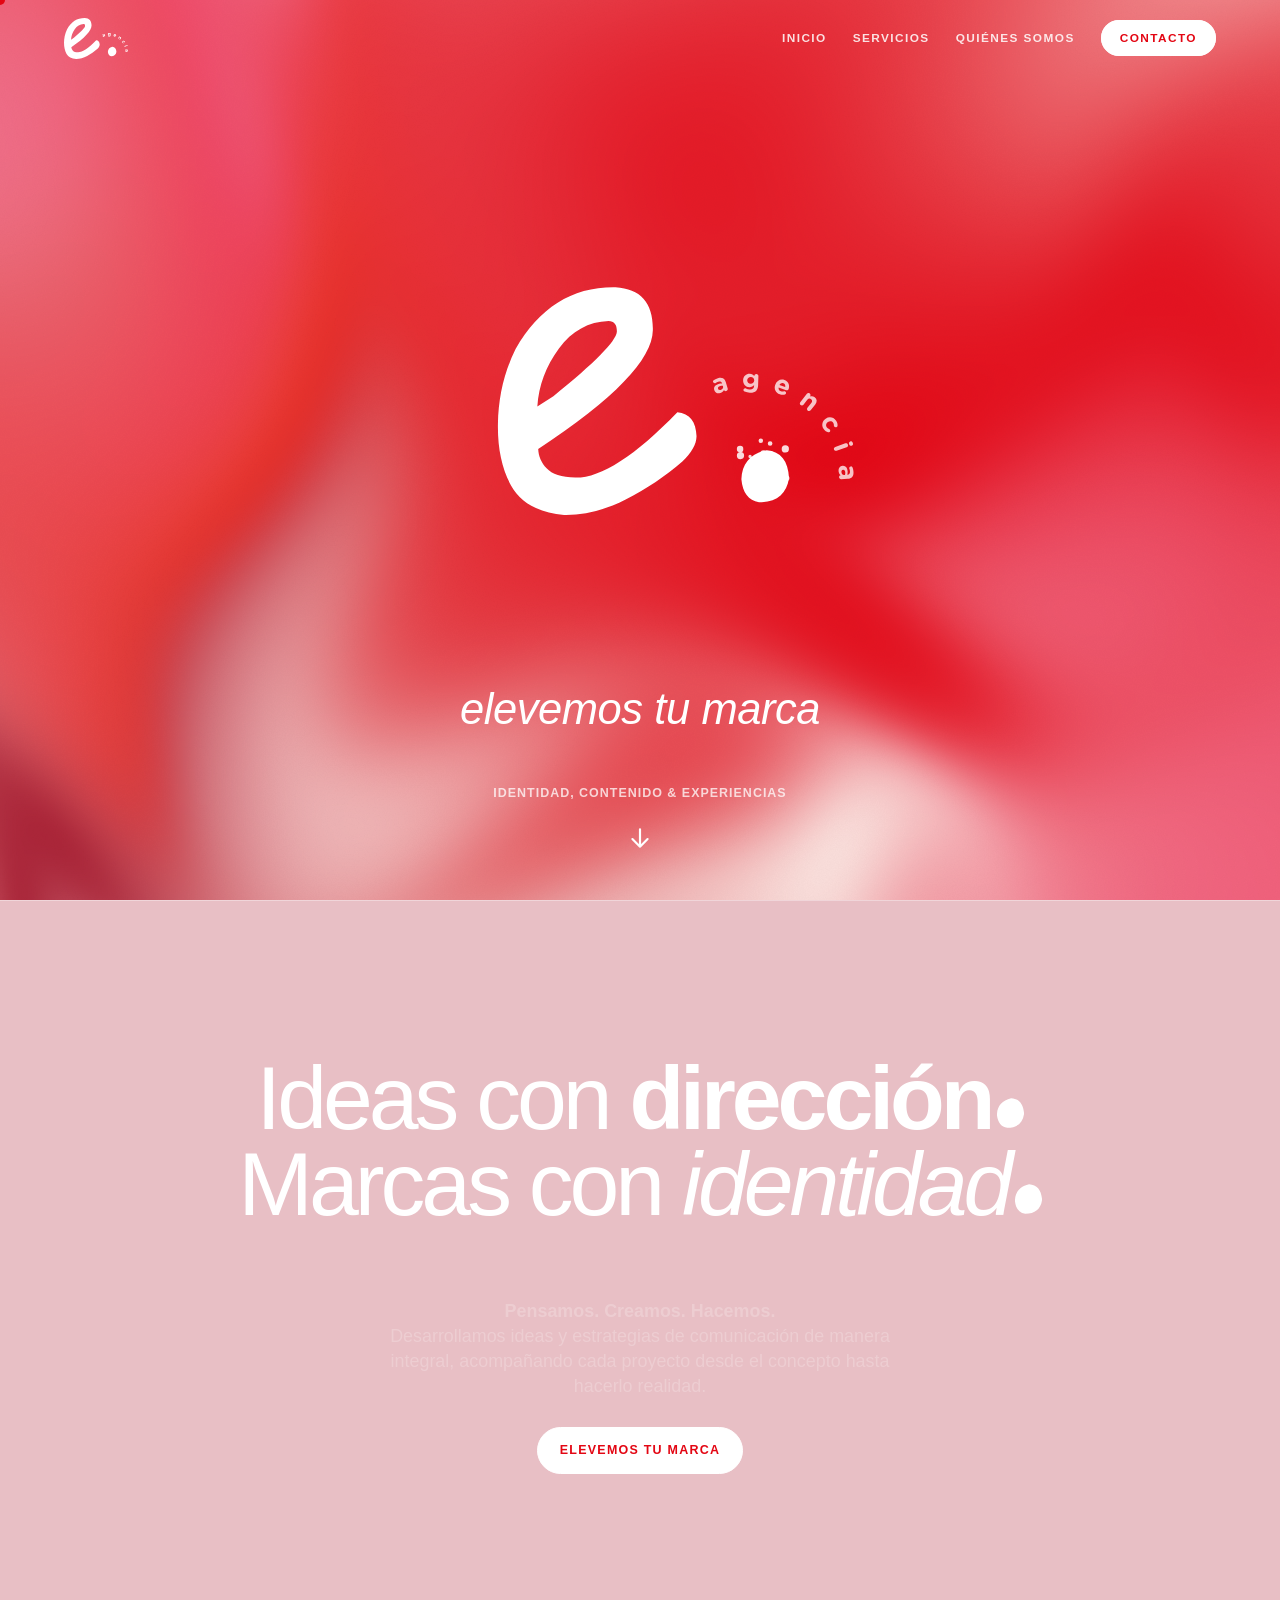
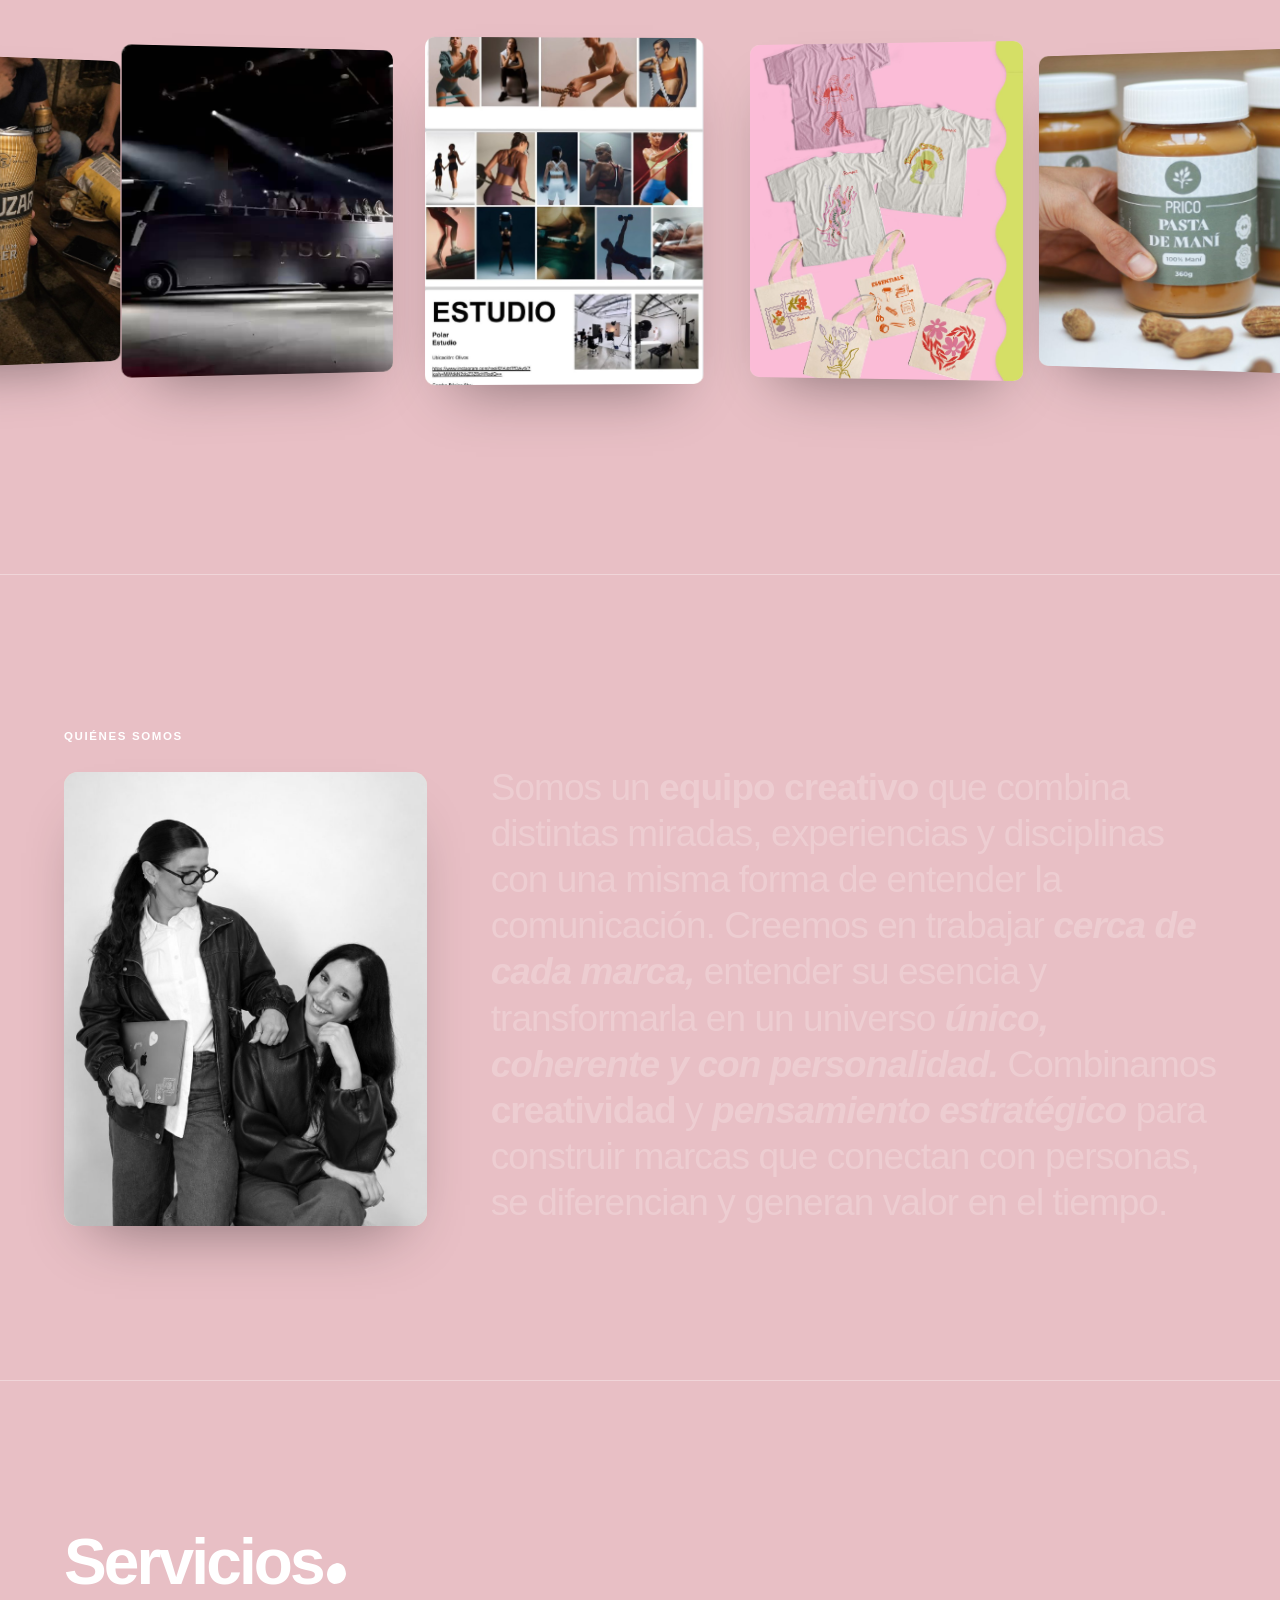
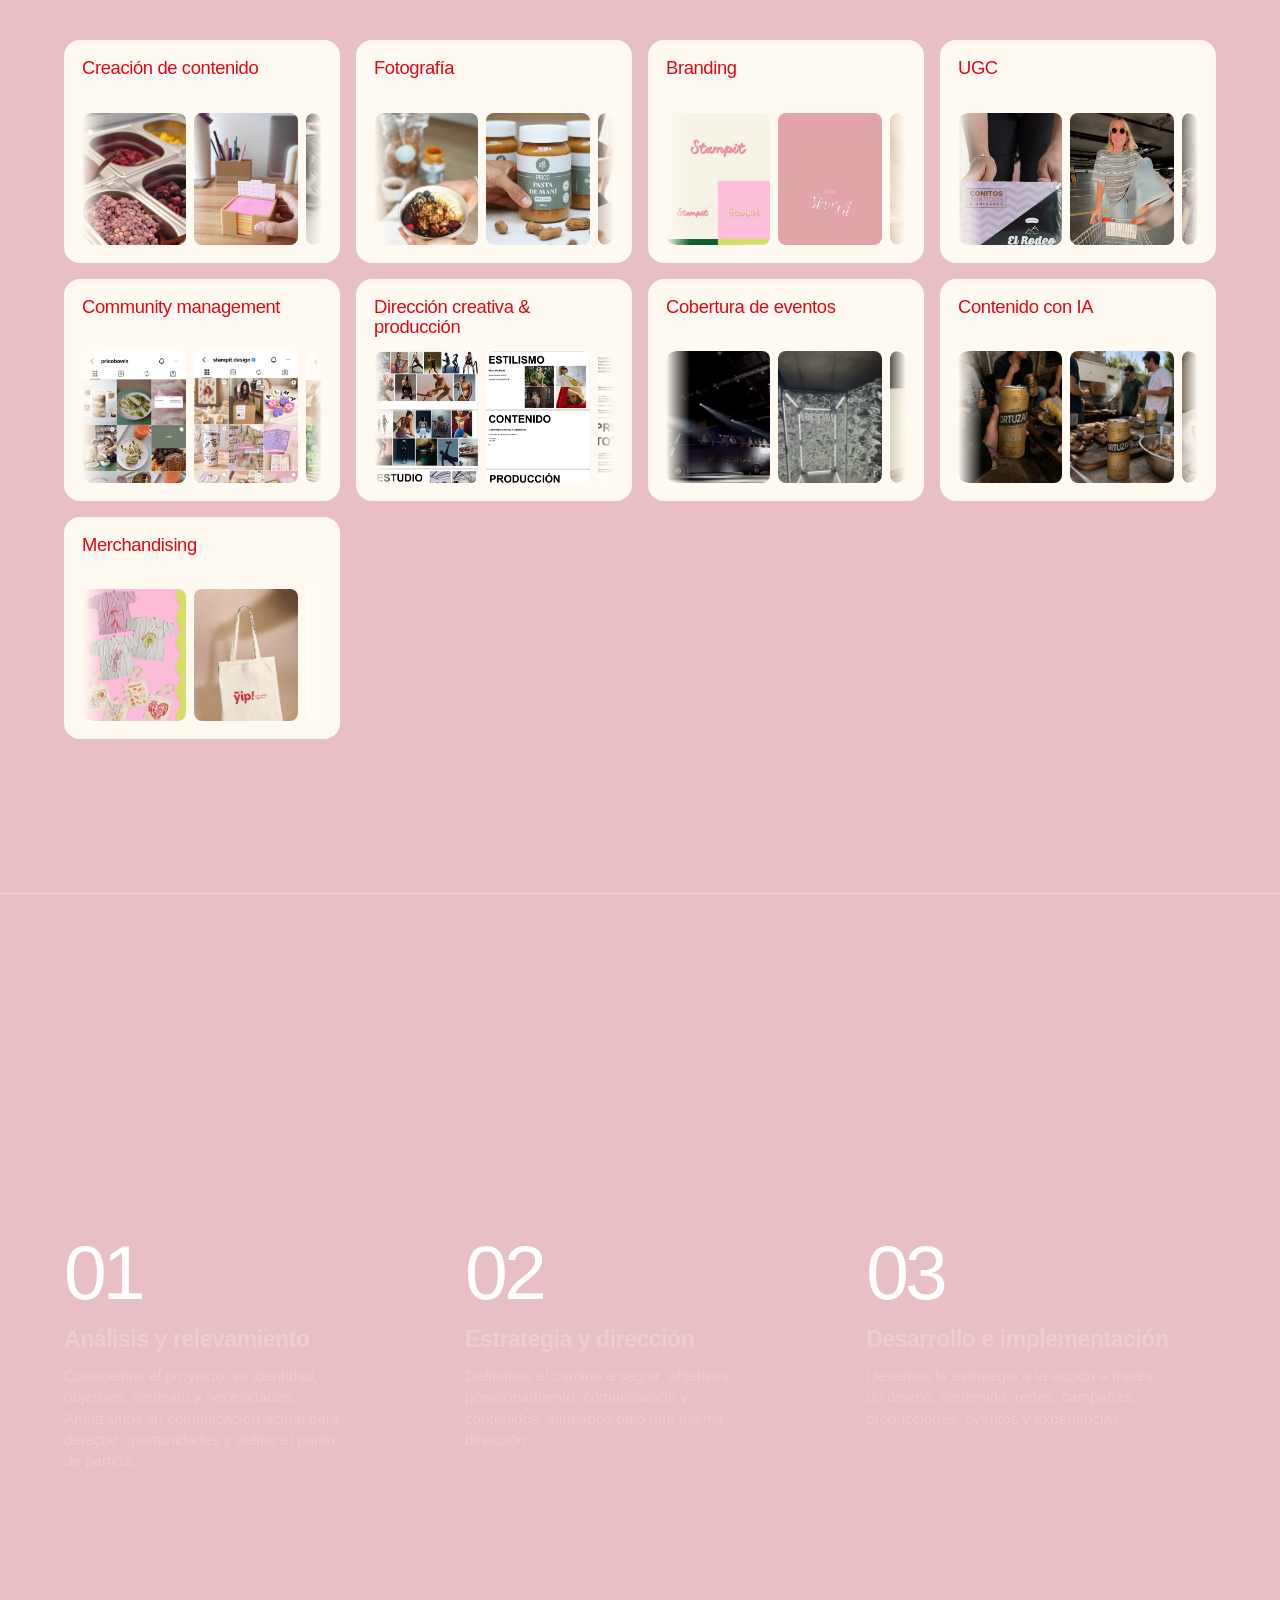
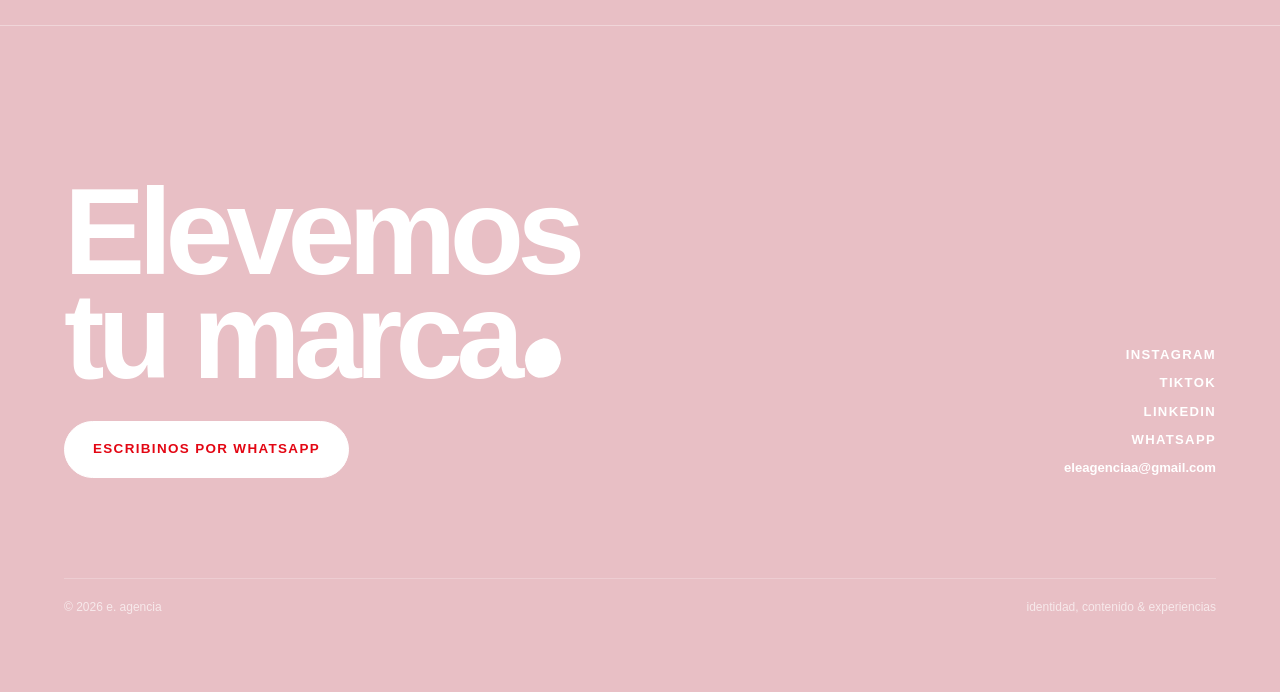
<file: index.html>
<!doctype html>
<html lang="es">
<head>
<meta charset="utf-8">
<meta name="viewport" content="width=device-width, initial-scale=1">
<title>e. agencia · identidad, contenido & experiencias</title>
<link rel="icon" href="assets/favicon.svg" type="image/svg+xml">
<style>
  :root {
    /* paleta de "colores marca.jpeg". --rojo es un rojo un poco más suave que el del logo, para botones */
    --rojo-logo: #e30613; --rojo: #de4f57; --rosa: #e8bfc5; --rosa-txt: #e2808f; --oliva: #5a5b2f; --lima: #c1e700; --nude: #fffaf1;
    --vino: #8a0a1c; --topo: #8a8178; /* gris topo: texto chico y botones de las presentaciones */ --tinta: #4a4b25; /* oliva oscuro de la marca: es el color de todo el texto (nada de negro) */ --hueso: oklch(97% 0.01 80);
    --linea: rgb(255 255 255 / .35); --borde: rgb(255 255 255 / .7);
    --ease: cubic-bezier(.22,1,.36,1); --g: clamp(20px, 5vw, 80px);
  }
  * { box-sizing: border-box; }
  html { scroll-behavior: auto; }
  body { margin: 0; font-family: Helvetica, Arial, sans-serif; background: #e8bfc5; color: #fff; /* fondo líquido rojo/rosa (e-bg.js, paleta "rojo") y texto blanco; --tinta queda para los paneles claros */ line-height: 1.4; overflow-x: hidden; }
  body.pres-on { overflow: hidden; }
  body.pres-solo main, body.pres-solo .nav { visibility: hidden; } /* con la presentación abierta, debajo queda solo el fondo animado (el marco) */
  @media (pointer: fine) { body, a, button { cursor: none; } }
  h1,h2,h3,p,ul,figure,blockquote { margin: 0; } ul { padding: 0; list-style: none; } a { color: inherit; text-decoration: none; }
  button { font: inherit; color: inherit; }
  img { display: block; max-width: 100%; }
  .k { font-size: .72rem; font-weight: 700; letter-spacing: .14em; text-transform: uppercase; }
  .pres .k { color: var(--rojo-logo); }

  /* ---------- fondo líquido (e-bg.js, paleta "rojo": rojo y rosa del logo, saturados, en movimiento) + grano ---------- */
  .hero { position: fixed; inset: 0; z-index: -1; background: linear-gradient(100deg, #f1b8c2 0%, #f04a3b 35%, #e30613 75%, #fcede8 100%); /* respaldo si no hay WebGL */ }
  .hero__gl { position: absolute; inset: 0; width: 100%; height: 100%; display: block; }
  .grain { position: fixed; inset: 0; z-index: 0; pointer-events: none; opacity: .09; mix-blend-mode: multiply; background-image: url("data:image/svg+xml;utf8,<svg xmlns='http://www.w3.org/2000/svg' width='220' height='220'><filter id='n'><feTurbulence type='fractalNoise' baseFrequency='0.9' numOctaves='3' stitchTiles='stitch'/><feColorMatrix values='0 0 0 0 0.5 0 0 0 0 0.5 0 0 0 0 0.5 0 0 0 1 0'/></filter><rect width='100%' height='100%' filter='url(%23n)'/></svg>"); background-size: 220px; }
  main > *, footer { position: relative; z-index: 1; }

  /* ---------- cursor ---------- */
  .cur { position: fixed; left: 0; top: 0; z-index: 99; pointer-events: none; display: none; }
  @media (pointer: fine) { .cur { display: block; } }
  .cur__dot { position: absolute; width: 10px; height: 10px; margin: -5px; border-radius: 50%; background: var(--rojo-logo); transition: width .3s var(--ease), height .3s var(--ease), margin .3s var(--ease); }
  .cur.is-link .cur__dot { width: 18px; height: 18px; margin: -9px; }

  /* ---------- nav ---------- */
  .nav { position: fixed; inset: 0 0 auto 0; z-index: 70; display: flex; justify-content: space-between; align-items: center; padding: 18px var(--g); transition: background .4s, padding .4s, backdrop-filter .4s; }
  .nav.bg { background: rgb(180 8 28 / .55); -webkit-backdrop-filter: blur(16px); backdrop-filter: blur(16px); padding-top: 12px; padding-bottom: 12px; }
  .nav__logo { width: 64px; aspect-ratio: 939/602; background: #fff; -webkit-mask: url("assets/logo.svg") no-repeat center/contain; mask: url("assets/logo.svg") no-repeat center/contain; }
  .nav ul { display: flex; align-items: center; gap: 26px; font-size: .74rem; font-weight: 700; letter-spacing: .12em; text-transform: uppercase; }
  .nav ul a { opacity: .85; } .nav ul a:hover { opacity: 1; }
  .nav .pill { padding: 10px 18px; border: 1.5px solid #fff; border-radius: 999px; background: #fff; color: var(--rojo-logo); opacity: 1; transition: background .3s, color .3s, border-color .3s; }
  .nav .pill:hover { background: var(--rojo-logo); color: #fff; border-color: var(--rojo-logo); }
  .nav__burger { display: none; }

  /* ---------- inicio: la e. en tinta 2D (se escribe, cae el punto y salpica, se borra) ----------
     Tamaño de la e: --e-w es el ancho de la caja del SVG (la e con su punto ocupa ~2/3 de esa caja). */
  .top { position: relative; min-height: 100svh; display: grid; grid-template-rows: 1fr auto; padding: 100px var(--g) 40px; overflow: hidden; --e-w: min(34vw, 380px); }
  .top__ink { position: absolute; left: 50%; top: 45%; width: var(--e-w); aspect-ratio: 240/190; transform: translate(-50%, -50%); pointer-events: none; }
  .top__ink svg { display: block; width: 100%; height: 100%; overflow: visible; }
  @media (max-width: 700px) { .top { --e-w: min(64vw, 300px); } }
  .top__tag { position: relative; align-self: end; justify-self: center; text-align: center; margin-bottom: clamp(24px, 5vh, 60px); font-size: clamp(1.6rem, 3.4vw, 2.8rem); font-weight: 500; font-style: italic; text-transform: lowercase; letter-spacing: -.01em; }
  .top__foot { position: relative; display: flex; flex-direction: column; align-items: center; gap: 14px; font-size: .78rem; font-weight: 600; letter-spacing: .08em; text-transform: uppercase; }
  .top__foot span { opacity: .75; }
  /* flecha que titila: avisa que hay que bajar */
  .top__down { display: grid; place-items: center; width: 44px; height: 44px; animation: titila 1.6s ease-in-out infinite; }
  .top__down svg { width: 26px; height: 26px; }
  @keyframes titila { 0%, 100% { opacity: 1; transform: translateY(0); } 50% { opacity: .2; transform: translateY(6px); } }

  /* ---------- ideas: título centrado + carrusel 3D de trabajos ---------- */
  .ideas { padding: clamp(80px, 12vw, 160px) 0 clamp(60px, 8vw, 120px); text-align: center; border-top: 1px solid var(--linea); overflow: hidden; }
  .ideas__head { width: fit-content; max-width: 100%; margin: 0 auto; padding: 0 var(--g); } /* mide lo que mide el título: la bajada toma su ancho de acá */
  .ideas h1 { font-size: clamp(2.4rem, 7vw, 7.4rem); font-weight: 200; line-height: .96; letter-spacing: -.045em; }
  .ideas h1 b { font-weight: 800; }
  .ideas h1 em { font-style: italic; font-weight: 300; }
  .ideas__p { margin: clamp(40px, 6vw, 72px) auto 0; width: 70%; contain: inline-size; /* 70% del ancho del título, sin estirarlo */ font-size: clamp(1rem, 1.4vw, 1.2rem); }
  .ideas__p b { font-weight: 700; display: block; }
  .btn { display: inline-flex; align-items: center; gap: 10px; padding: 14px 22px; border-radius: 999px; font-size: .78rem; font-weight: 700; letter-spacing: .1em; text-transform: uppercase; border: 1.5px solid var(--borde); background: transparent; transition: background .3s, color .3s, border-color .3s; }
  .btn:hover { background: #fff; color: var(--rojo-logo); border-color: #fff; }
  .btn--solid { background: #fff; border-color: #fff; color: var(--rojo-logo); } .btn--solid:hover { background: var(--rojo-logo); border-color: var(--rojo-logo); color: #fff; }
  .ideas .btn { margin-top: 28px; }
  .carr { position: relative; height: clamp(300px, 42vw, 520px); margin-top: clamp(40px, 6vw, 80px); perspective: 1400px; cursor: grab; touch-action: pan-y; user-select: none; }
  .carr.drag { cursor: grabbing; }
  .carr__stage { position: absolute; inset: 0; transform-style: preserve-3d; }
  .card { position: absolute; left: 50%; top: 50%; width: clamp(170px, 22vw, 300px); aspect-ratio: 4/5; margin: calc(clamp(170px, 22vw, 300px) * -.625) 0 0 calc(clamp(170px, 22vw, 300px) * -.5); border-radius: 10px; overflow: hidden; background: #eadfcf; box-shadow: 0 30px 60px -30px rgb(0 0 0 / .45); will-change: transform; }
  .card img, .card video { position: absolute; inset: 0; width: 100%; height: 100%; object-fit: cover; }

  /* ---------- quiénes somos: el manifiesto se enciende al scrollear ---------- */
  .mani { padding: clamp(80px, 12vw, 180px) var(--g); display: grid; grid-template-columns: 1fr 2fr; gap: 28px clamp(32px, 5vw, 80px); border-top: 1px solid var(--linea); align-items: start; }
  .mani > .k { grid-column: 1 / -1; }
  .mani__ph { border-radius: 14px; overflow: hidden; aspect-ratio: 4/5; background: #eadfcf; box-shadow: 0 30px 60px -30px rgb(0 0 0 / .45); }
  .mani__ph img { width: 100%; height: 100%; object-fit: cover; }
  .mani p { font-size: clamp(1.35rem, 2.5vw, 2.5rem); font-weight: 300; line-height: 1.18; letter-spacing: -.025em; margin-top: -.2em; /* la primera línea queda al ras del borde de arriba de la foto */ }
  .mani .w { opacity: .22; transition: opacity .5s; } .mani .w.on { opacity: 1; }
  .mani .w.em { font-style: italic; font-weight: 500; }
  .mani .w.b { font-weight: 700; }

  /* ---------- servicios: tarjetas iguales y quietas, cada una con su contenido pasando ---------- */
  .servicios { padding: clamp(80px, 12vw, 160px) var(--g); border-top: 1px solid var(--linea); }
  .servicios h2 { font-size: clamp(2rem, 5vw, 5rem); font-weight: 800; line-height: .9; letter-spacing: -.045em; }
  .scards { display: grid; grid-template-columns: repeat(auto-fill, minmax(250px, 1fr)); gap: 16px; margin-top: clamp(28px, 4vw, 48px); }
  .scard { width: 100%; height: 100%; text-align: left; border: 0; border-radius: 16px; background: var(--nude); color: var(--tinta); padding: 18px; display: grid; grid-template-rows: auto 1fr; gap: 14px; transition: background .3s, box-shadow .4s; }
  .scard:hover { background: var(--nude); box-shadow: 0 24px 50px -30px rgb(0 0 0 / .35); }
  .scard__t { font-size: 1.15rem; font-weight: 400; letter-spacing: -.02em; line-height: 1.1; min-height: 2.2em; color: var(--rojo-logo); }
  .scard__strip { display: block; overflow: hidden; height: 132px; border-radius: 10px; -webkit-mask: linear-gradient(90deg, transparent, #000 10%, #000 90%, transparent); mask: linear-gradient(90deg, transparent, #000 10%, #000 90%, transparent); }
  .scard__in { display: flex; gap: 8px; width: max-content; animation: run var(--sp, 22s) linear infinite; }
  .scard:hover .scard__in { animation-duration: calc(var(--sp, 22s) / 2.5); }
  .scard__in img { height: 132px; width: 104px; object-fit: cover; object-position: top; border-radius: 8px; }
  @keyframes run { to { transform: translateX(-50%); } }

  /* ---------- presentación de cada servicio: marco con el fondo animado, adentro panel liso ----------
     La barra de arriba ("← Servicios") es fija y llega hasta el borde superior; el contenido pasa por debajo. */
  .pres { position: fixed; inset: 0; z-index: 75; overflow-y: auto; overscroll-behavior: contain; padding: 0 clamp(12px, 2.2vw, 28px) clamp(12px, 2.2vw, 28px); transform: translateY(100%); visibility: hidden; transition: transform .8s var(--ease), visibility 0s .8s; }
  .pres.on { transform: none; visibility: visible; transition: transform .8s var(--ease), visibility 0s; }
  .pres__panel { background: var(--nude); color: var(--topo); border-radius: 0 0 18px 18px; min-height: 100%; }
  .pres__bar { position: sticky; top: 0; z-index: 2; display: flex; justify-content: space-between; align-items: center; padding: 18px var(--g); background: var(--nude); }
  .pres__back { display: inline-flex; align-items: center; gap: 10px; padding: 10px 16px 10px 12px; border: 1.5px solid var(--topo); border-radius: 999px; background: transparent; color: var(--topo); font-size: .74rem; font-weight: 700; letter-spacing: .12em; text-transform: uppercase; transition: background .3s, color .3s; }
  .pres__back:hover { background: var(--topo); color: var(--nude); }
  .pres__back svg { width: 14px; height: 14px; }
  .pres__item { padding: 20px var(--g) 40px; container-type: inline-size; }
  .pres__item[hidden] { display: none; }
  .pres__t { display: grid; grid-template-columns: 1fr 1fr; gap: 24px 48px; align-items: start; margin-bottom: clamp(28px, 4vw, 48px); }
  .pres__t h3 { font-size: clamp(2.6rem, 7vw, 7rem); font-weight: 800; line-height: .9; letter-spacing: -.05em; color: var(--rojo-logo); }
  .pres__t p { font-size: clamp(1rem, 1.3vw, 1.15rem); max-width: 48ch; color: var(--topo); padding-top: .3em; }
  .pres__t p b { font-weight: 700; }
  /* Grilla irregular: la arma el JS (función mosaico) a partir de servicios.json. 4 columnas (5 si casi todo son videos verticales),
     filas de 1/4 de columna; cada pieza ocupa según su formato y algunas van al doble para que la grilla varíe en cada servicio. */
  .pres__grid { --gap: clamp(8px, 1.2vw, 16px); display: grid; grid-template-columns: repeat(4, 1fr); grid-auto-rows: calc((100cqw - 3 * var(--gap)) / 16); grid-auto-flow: dense; gap: var(--gap); }
  .pres__grid--5 { grid-template-columns: repeat(5, 1fr); grid-auto-rows: calc((100cqw - 4 * var(--gap)) / 20); }
  .pres__grid--6 { grid-template-columns: repeat(6, 1fr); grid-auto-rows: calc((100cqw - 5 * var(--gap)) / 24); }
  .pres__grid figure { position: relative; overflow: hidden; border-radius: 6px; background: #eadfcf; cursor: pointer; }
  .pres__grid figure::after { content: ""; position: absolute; inset: 0; background: rgb(255 255 255 / 0); transition: background .3s; }
  .pres__grid figure:hover::after { background: rgb(255 255 255 / .12); }
  .pres__grid img, .pres__grid video { position: absolute; inset: 0; width: 100%; height: 100%; object-fit: cover; }
  .pres__grid .arriba img, .pres__grid .arriba video { object-position: top; }
  @supports not (width: 1cqw) { .pres__grid, .pres__grid--5 { grid-auto-rows: 4.5vw; } .pres__grid--6 { grid-auto-rows: 3.6vw; } }
  .pres__nav { display: flex; justify-content: space-between; gap: 12px; padding: clamp(12px, 2vw, 24px) var(--g) clamp(40px, 6vw, 80px); }
  .pres__nav button { display: inline-flex; align-items: center; justify-content: center; width: 52px; height: 52px; padding: 0; border: 1.5px solid var(--topo); border-radius: 50%; background: transparent; color: var(--topo); transition: background .3s, color .3s; }
  .pres__nav button svg { width: 18px; height: 18px; }
  .pres__nav button:hover { background: var(--topo); color: var(--nude); }

  /* ---------- lightbox: una foto o video en grande (se abre tocando el contenido de un servicio) ---------- */
  .lb { position: fixed; inset: 0; z-index: 90; display: flex; align-items: center; justify-content: center; padding: clamp(16px, 4vw, 48px) clamp(56px, 8vw, 96px); background: rgb(30 20 18 / .9); opacity: 0; visibility: hidden; transition: opacity .35s, visibility 0s .35s; }
  .lb.on { opacity: 1; visibility: visible; transition: opacity .35s, visibility 0s; }
  .lb__m { max-width: 100%; max-height: 100%; display: flex; align-items: center; justify-content: center; }
  .lb__m img, .lb__m video { display: block; max-width: 100%; max-height: calc(100vh - 2 * clamp(16px, 4vw, 48px)); width: auto; height: auto; object-fit: contain; border-radius: 8px; box-shadow: 0 40px 80px -30px rgb(0 0 0 / .7); }
  .lb button { position: absolute; display: inline-flex; align-items: center; justify-content: center; width: 48px; height: 48px; padding: 0; border: 1.5px solid rgb(255 255 255 / .6); border-radius: 50%; background: transparent; color: #fff; transition: background .3s, color .3s; }
  .lb button:hover { background: #fff; color: var(--rojo-logo); }
  .lb button svg { width: 18px; height: 18px; }
  .lb__x { top: 20px; right: 20px; } .lb__prev { left: 16px; top: 50%; margin-top: -24px; } .lb__next { right: 16px; top: 50%; margin-top: -24px; }
  .lb.solo .lb__prev, .lb.solo .lb__next { display: none; }

  /* ---------- proceso ---------- */
  .proc { padding: clamp(80px, 12vw, 160px) var(--g); border-top: 1px solid var(--linea); display: grid; grid-template-columns: 1fr 1fr 1fr; gap: clamp(24px, 4vw, 64px); }
  .proc__h { grid-column: 1 / -1; display: flex; justify-content: space-between; align-items: end; margin-bottom: 20px; gap: 24px; }
  .proc__h h2 { font-size: clamp(2rem, 5vw, 5rem); font-weight: 800; line-height: .9; letter-spacing: -.045em; }
  .step .n { font-size: clamp(3rem, 6vw, 6rem); font-weight: 200; line-height: 1; letter-spacing: -.05em; }
  .step h3 { margin-top: 12px; font-size: clamp(1.2rem, 1.8vw, 1.6rem); font-weight: 800; letter-spacing: -.02em; }
  .step p { margin-top: 10px; font-size: .95rem; opacity: .85; max-width: 34ch; }

  /* ---------- contacto ---------- */
  .cta { border-top: 1px solid var(--linea); padding: clamp(80px, 12vw, 160px) var(--g) clamp(48px, 6vw, 80px); }
  .cta__top { display: grid; grid-template-columns: 1fr auto; align-items: end; gap: 40px; }
  .cta h2 { font-size: clamp(2.8rem, 9.5vw, 10rem); font-weight: 900; line-height: .86; letter-spacing: -.055em; }
  .cta__go { display: flex; align-items: center; gap: 14px 28px; flex-wrap: wrap; margin-top: 32px; }
  .cta .btn--solid { padding: 18px 28px; font-size: .84rem; }
  .cta__links { display: grid; gap: 10px; text-align: right; font-size: .82rem; font-weight: 700; letter-spacing: .1em; text-transform: uppercase; }
  .cta__links a[href^="mailto"] { text-transform: none; letter-spacing: 0; }
  .cta__links a { display: inline-flex; align-items: center; gap: 10px; justify-content: flex-end; }
  .foot { margin-top: clamp(48px, 8vw, 100px); padding-top: 20px; border-top: 1px solid var(--linea); display: flex; justify-content: space-between; gap: 16px; font-size: .75rem; opacity: .65; flex-wrap: wrap; }

  /* ---------- textos animados ---------- */
  .rv { opacity: 0; transform: translateY(26px); transition: opacity 1s var(--ease), transform 1s var(--ease); }
  .rv.in { opacity: 1; transform: none; }
  /* títulos: cada letra aparece como un trazo, y el punto final es el punto del logo */
  .esc .wd { display: inline-block; white-space: nowrap; }
  .esc .ch { display: inline-block; opacity: 0; transform: translateY(.18em) rotate(3deg); clip-path: inset(-.25em 100% -.25em -.1em); transition: opacity .05s linear, transform .55s var(--ease), clip-path .5s var(--ease); transition-delay: calc(var(--i) * 36ms); }
  .esc.in .ch { opacity: 1; transform: none; clip-path: inset(-.25em -.35em -.25em -.1em); }
  .esc .ch--dot { width: .3em; height: .34em; margin-left: .06em; vertical-align: baseline; background: #fff; -webkit-mask: url("assets/logo-dot.svg") no-repeat center/contain; mask: url("assets/logo-dot.svg") no-repeat center/contain; clip-path: none; transform: scale(0); transform-origin: 50% 60%; transition: transform .7s cubic-bezier(.34, 1.56, .64, 1); transition-delay: calc(var(--i) * 36ms + 120ms); }
  .esc.in .ch--dot { transform: scale(1); }
  /* párrafos: cada palabra da un saltito al entrar */
  .wds .w { opacity: .22; transition: opacity .5s; } .wds .w.on { opacity: 1; }

  /* ---------- responsive ---------- */
  @media (max-width: 900px) {
    .nav ul { display: none; }
    .nav__burger { display: grid; gap: 5px; width: 44px; height: 44px; padding: 0 9px; border: 0; background: transparent; color: inherit; align-content: center; }
    .nav__burger i { display: block; height: 2px; background: currentColor; border-radius: 2px; transition: transform .4s var(--ease), opacity .3s; }
    .nav.open .nav__burger i:nth-child(1) { transform: translateY(7px) rotate(45deg); } .nav.open .nav__burger i:nth-child(2) { opacity: 0; } .nav.open .nav__burger i:nth-child(3) { transform: translateY(-7px) rotate(-45deg); }
    /* abierto: sin fondo ni blur en la barra (el backdrop-filter encierra al menú fijo dentro de la barra y lo corta) */
    .nav.open { background: transparent; -webkit-backdrop-filter: none; backdrop-filter: none; }
    .nav.open .nav__logo { background: var(--rojo-logo); } .nav.open .nav__burger { color: var(--tinta); }
    .nav.open ul { display: flex; position: fixed; inset: 0; height: 100vh; height: 100dvh; overflow-y: auto; z-index: -1; background: var(--nude); color: var(--tinta); flex-direction: column; justify-content: center; align-items: flex-start; padding: 96px var(--g) 48px; gap: 22px; font-size: 1.6rem; letter-spacing: -.01em; text-transform: none; }
    .nav.open ul a { opacity: 1; }
    .nav.open .pill { margin-top: 8px; font-size: 1rem; background: var(--rojo-logo); border-color: var(--rojo-logo); color: #fff; }
    body.menu-on { overflow: hidden; }
    .mani { grid-template-columns: 1fr; gap: 18px; } .mani p { margin-top: 8px; }
    .ideas__p { width: auto; }
    .pres__t { grid-template-columns: 1fr; }
    .pres__grid, .pres__grid--5 { grid-template-columns: repeat(2, 1fr); grid-auto-rows: calc((100cqw - var(--gap)) / 8); }
    .pres__grid--6 { grid-template-columns: repeat(3, 1fr); grid-auto-rows: calc((100cqw - 2 * var(--gap)) / 12); }
    .lb { padding: 64px 12px; } .lb__prev { left: auto; right: 72px; top: auto; bottom: 8px; margin: 0; } .lb__next { top: auto; bottom: 8px; right: 12px; margin: 0; }
    .proc { grid-template-columns: 1fr; }
    .proc__h { flex-direction: column; align-items: flex-start; gap: 12px; }
    .cta__top { grid-template-columns: 1fr; } .cta__links { text-align: left; } .cta__links a { justify-content: flex-start; }
  }
  @media (prefers-reduced-motion: reduce) {
    .scard__in, .top__down { animation: none !important; }
    .rv { opacity: 1; transform: none; transition: none; } .wds .w, .mani .w { opacity: 1; transition: none; } .esc .ch { opacity: 1; transform: none; clip-path: none; transition: none; } .pres, .lb { transition: none; }
  }
</style>
</head>
<body data-bg="rojo">
<div class="hero" aria-hidden="true"><canvas class="hero__gl"></canvas></div>
<div class="grain" aria-hidden="true"></div>
<div class="cur" aria-hidden="true"><span class="cur__dot"></span></div>

<header class="nav">
  <a class="nav__logo" href="#inicio" aria-label="e. agencia"></a>
  <button class="nav__burger" type="button" aria-label="Menú"><i></i><i></i><i></i></button>
  <ul>
    <li><a href="#inicio" data-cur="link">Inicio</a></li>
    <li><a href="#servicios" data-cur="link">Servicios</a></li>
    <li><a href="#quienes-somos" data-cur="link">Quiénes somos</a></li>
    <li><a class="pill" href="#contacto" data-cur="link">Contacto</a></li>
  </ul>
</header>

<main>
<!-- ===== INICIO: la e. en tinta 2D ===== -->
<section class="top" id="inicio">
  <!-- La forma es la del logo oficial (assets/logo-e.svg y logo-dot.svg). El trazo que "escribe" es una máscara: un camino
       ancho que recorre el centro de la e y va destapando la forma real, así la e nunca se deforma.
       Va en el orden en que se escribe una e a mano: arranca en la intersección de adentro (donde la barra toca el palo),
       sigue la barra hacia arriba a la derecha, da la vuelta por arriba, baja por la izquierda y sale por la cola. -->
  <div class="top__ink" aria-hidden="true"><svg viewBox="40 90 240 190"><defs>
    <clipPath id="ink-e"><path d="M143.27494,111.77513c16.02805.6681,24.04315,9.57329,24.04315,26.71342,0,18.48061-23.71016,43.85996-71.12622,76.13592.21772,4.45473,2.05554,8.51457,5.50918,12.18807,3.44937,3.6735,9.51566,5.50918,18.19885,5.50918,16.02805,0,37.28566-14.13474,63.77923-42.40849,7.79097.6681,11.90844,5.6778,12.35669,15.02697,0,5.12496-2.89653,10.46765-8.6832,16.02805-10.68537,9.57542-22.48709,17.81464-35.39662,24.71125-12.9138,6.89874-25.82547,10.35238-38.735,10.35238-16.4763-1.3362-27.71664-7.29363-33.72743-17.86587-6.01079-10.57011-9.01618-23.54154-9.01618-38.90149,0-17.14013,3.44937-32.94406,10.35238-47.41819,14.69398-26.71556,35.50548-40.0712,62.44516-40.0712ZM108.21131,151.01174c-8.01296,11.24248-12.35456,23.54154-13.02266,36.89932l10.01727-6.67889c25.82333-21.59059,38.95485-35.39662,39.40523-41.40741,0-4.45046-1.78445-6.67889-5.34268-6.67889-12.68968.6681-23.04206,6.62553-31.05715,17.86587Z"/></clipPath>
  </defs>
    <g clip-path="url(#ink-e)"><path class="ink__tr" d="M 97 200 C 120 178, 145 156, 157 140 C 164 128, 151 116, 136 121 C 118 127, 99 145, 89 170 C 81 190, 83 227, 108 245 C 130 254, 165 236, 184 214 C 190 207, 194 200, 197 194" fill="none" stroke="#fff" stroke-width="42" stroke-linecap="round" stroke-linejoin="round"/></g>
    <g class="ink__ds" fill="#fff"></g>
    <g class="ink__ag" fill="#fff" opacity="0"><path d="M206.77242,175.63761l-.01067-.03202c-.60193-1.89758.56351-3.22952,2.62332-3.88268.87515-.27535,1.55393-.33085,2.23483-.31591l-.04482-.14515c-.32445-1.0203-1.13556-1.38743-2.36717-.99895-.68091.21772-1.20173.4888-1.6265.78337-.13021.09605-.22199.14301-.33512.17716-.56778.18143-1.15904-.11313-1.34047-.68091-.13874-.43758.01921-.8965.36287-1.16758.68518-.5379,1.47708-.96693,2.62758-1.33194,1.34474-.42477,2.43121-.37781,3.24232.04269.8538.44398,1.44933,1.30846,1.8186,2.4739l1.25296,3.95525c.21132.66597-.16009,1.35328-.82392,1.5646-.71506.22626-1.34261-.12807-1.50697-.64676l-.0064-.01708c-.38848.85594-1.07579,1.55393-2.27539,1.936-1.63717.51869-3.28075.00427-3.82505-1.71401ZM212.24957,173.27683l-.13874-.43758c-.4824-.05977-1.07579-.01494-1.67559.17503-1.05231.33298-1.56887.96053-1.32126,1.73749l.01067.03415c.20918.66383.88369.87728,1.67773.62755,1.1505-.365,1.72896-1.24442,1.4472-2.13665Z"/><path d="M225.89765,176.20752c-.43971-.17716-.7236-.5379-.71506-1.01389.00854-.57845.49094-1.04805,1.06939-1.03951.17076.00213.30737.03842.42477.09178.74281.35219,1.53898.56991,2.50805.58486,1.76951.02775,2.61691-.81111,2.64253-2.44402l.0064-.44184c-.7791.90717-1.62223,1.45574-2.99899,1.43439-2.12597-.03415-4.02356-1.61156-3.983-4.31598l.00213-.03415c.04269-2.7215,2.02138-4.22207,4.11321-4.19005,1.41305.02348,2.23697.63182,2.92215,1.40664v-.01708c.01067-.69585.59766-1.26577,1.31273-1.25509.71506.01281,1.28498.5998,1.27217,1.31273l-.09178,5.86991c-.02561,1.6329-.43544,2.81756-1.2124,3.57104-.86448.83673-2.17934,1.18892-3.94885,1.16117-1.20813-.01708-2.25831-.23907-3.32344-.68091ZM231.87642,169.17217l.00213-.03415c.01921-1.24015-.93705-2.12384-2.19641-2.14305-1.25723-.01921-2.22416.83246-2.24337,2.07475v.03415c-.02135,1.25723.91784,2.12384,2.1772,2.14305,1.25936.01921,2.24124-.83246,2.26045-2.07475Z"/><path d="M248.14353,177.58001c-2.58916-.89863-3.87201-3.3768-2.95843-6.01292l.01067-.03202c.85167-2.46109,3.30636-3.87841,5.81441-3.00966,2.87732.99682,3.3277,3.79943,2.71083,5.58388-.24547.70866-.90503,1.00109-1.54966.7791l-4.83681-1.67773c-.14515,1.19319.4269,2.04059,1.51977,2.4184.67451.2348,1.31059.21985,1.936.02348.22199-.0683.40556-.07684.6617.01281.54857.18997.80471.74708.61474,1.29351-.11099.32018-.33939.51228-.57205.61047-.97761.38208-2.09823.44398-3.35118.01067ZM251.51179,172.94812c.2348-1.14196-.15368-2.10463-1.18252-2.46109-1.01176-.35219-1.92106.14301-2.49951,1.18679l3.68203,1.2743Z"/><path d="M265.25165,176.95246c.43117-.56778,1.24015-.67877,1.81007-.2476.56778.43117.67877,1.24015.2476,1.81007l-.0619.08111c.93705-.24974,1.96802-.34366,3.00966.44825,1.55819,1.18039,1.68413,2.89867.4205,4.56359l-2.8453,3.75034c-.43117.56991-1.24015.68091-1.81007.24974-.56778-.43331-.67877-1.24229-.2476-1.81007l2.35223-3.10145c.73854-.97547.65956-1.82501-.12594-2.42054-.7855-.59553-1.66705-.476-2.4056.49948l-2.35437,3.10145c-.43117.56778-1.24015.67877-1.80793.2476-.56991-.43117-.68091-1.24015-.24974-1.81007l4.06838-5.3619Z"/><path d="M277.35434,192.49598l.02775-.02135c2.12384-1.49843,5.01824-1.11208,6.62766,1.16331.79404,1.12489,1.04805,2.13024.96053,3.12706-.01281.21772-.1238.58913-.48453.84313-.52722.37354-1.24869.23693-1.62009-.29029-.19638-.27749-.23266-.56351-.22412-.75775.02775-.58059-.0683-1.095-.45892-1.64998-.74494-1.05445-2.20495-1.14837-3.29996-.37354l-.02988.01921c-1.13556.80471-1.53258,2.18788-.71933,3.33838.39275.55497.89009.84954,1.49416,1.02457.16222.05336.4205.18357.59553.43331.35433.49948.22626,1.17185-.27322,1.52404-.27749.19638-.58699.22839-.88155.16649-1.00962-.22199-1.95735-.73854-2.81969-1.95948-1.57954-2.23483-1.01603-5.08868,1.10568-6.58711Z"/><path d="M290.06536,207.84953c.67024-.2476,1.41305.09605,1.66065.76842.24547.67024-.09819,1.41305-.76842,1.65852l-6.32669,2.32448c-.67024.2476-1.41305-.09605-1.66065-.76629-.24547-.67237.09819-1.41518.76842-1.66065l6.32669-2.32448ZM293.17534,206.54321c.70225-.25828,1.35115.17503,1.6329.94132.28176.76629.0683,1.5155-.63395,1.77378l-.03202.01281c-.70439.25828-1.36822-.16863-1.64998-.93492-.28176-.76842-.05123-1.52404.65103-1.78232l.03202-.01067Z"/><path d="M288.59681,222.0419l.03202-.00213c1.98296-.16863,3.02674,1.2615,3.20817,3.41522.07684.91357-.01921,1.58808-.1857,2.24978l.15368-.01281c1.06726-.08965,1.60302-.80044,1.49416-2.08969-.05977-.71079-.20918-1.27857-.40342-1.7567-.06404-.14728-.08965-.2476-.10032-.36714-.04909-.59339.36714-1.10568.96053-1.15691.45679-.03842.87088.21772,1.05872.61047.37354.78764.61687,1.65425.71933,2.85811.11953,1.40664-.16863,2.45469-.75775,3.15267-.61901.73427-1.59448,1.12489-2.81329,1.22734l-4.13455.35006c-.69372.05763-1.28284-.45465-1.34261-1.14837-.0619-.74708.4205-1.28284.96267-1.32767l.01708-.00213c-.74708-.56778-1.27857-1.39384-1.3853-2.6468-.14301-1.71188.71933-3.19963,2.51659-3.35332ZM289.68968,227.90541l.45679-.03842c.16649-.45892.25401-1.04591.20064-1.67346-.09392-1.09927-.59126-1.74176-1.40451-1.67132l-.03415.00213c-.69372.05977-1.05231.67024-.98188,1.50056.10032,1.20173.83033,1.95948,1.76311,1.88051Z"/></g>
    <g class="ink__pt" transform="translate(239.85 229.5) scale(0)"><path fill="#fff" transform="translate(-239.85 -229.5)" d="M240.51479,212.95529c8.90092.6681,13.69076,6.45903,14.35886,17.36426-1.3362,10.24139-7.57112,15.46881-18.70046,15.69507-6.67889-1.11848-10.46765-5.89766-11.35347-14.35886.21985-10.0194,5.45154-16.24791,15.69507-18.70046Z"/></g>
  </svg></div>
  <p class="top__tag rv">elevemos tu marca</p>
  <div class="top__foot"><span>identidad, contenido &amp; experiencias</span><a class="top__down" href="#ideas" aria-label="Bajar" data-cur="link"><svg viewBox="0 0 24 24" fill="none" stroke="currentColor" stroke-width="2" stroke-linecap="round" stroke-linejoin="round" aria-hidden="true"><path d="M12 4v16M5 13l7 7 7-7"/></svg></a></div>
</section>

<!-- ===== IDEAS: la bajada de la marca, centrada, con trabajos pasando abajo =====
     Las tarjetas del carrusel se arman solas con contenido de todos los servicios (assets/servicios/servicios.json). -->
<section class="ideas" id="ideas">
  <div class="ideas__head">
  <h1 class="esc">Ideas con <b>dirección.</b><br>Marcas con <em>identidad.</em></h1>
  <p class="ideas__p wds"><b>Pensamos. Creamos. Hacemos.</b> Desarrollamos ideas y estrategias de comunicación de manera integral, acompañando cada proyecto desde el concepto hasta hacerlo realidad.</p>
  </div>
  <a class="btn btn--solid rv" href="https://wa.me/5491151254075" target="_blank" rel="noopener" data-cur="link">Elevemos tu marca</a>
  <div class="carr" aria-hidden="true"><div class="carr__stage"></div></div>
</section>

<!-- ===== QUIÉNES SOMOS (manifiesto) ===== -->
<section class="mani" id="quienes-somos">
  <span class="k">Quiénes somos</span>
  <!-- La foto sale de la carpeta "quienes somos" de Drive (la primera; se elige en tools/sync_servicios.py, FIJAR). -->
  <figure class="mani__ph rv"><img alt="El equipo de e. agencia" loading="lazy"></figure>
  <p id="manip">Somos un <b>equipo creativo</b> que combina distintas miradas, experiencias y disciplinas con una misma forma de entender la comunicación. Creemos en trabajar <i><b>cerca de cada marca,</b></i> entender su esencia y transformarla en un universo <i><b>único, coherente y con personalidad.</b></i> Combinamos <b>creatividad</b> y <i><b>pensamiento estratégico</b></i> para construir marcas que conectan con personas, se diferencian y generan valor en el tiempo.</p>
</section>

<!-- ===== SERVICIOS =====
     Cada tarjeta abre la presentación del servicio (más abajo, en <div class="pres">).
     El data-pres tiene que coincidir con el id del <article>. Las miniaturas de la tira se arman solas desde servicios.json.
     --sp: velocidad de la tira. -->
<section class="servicios" id="servicios">
  <h2 class="esc">Servicios.</h2>
  <ul class="scards">
    <li><button class="scard" type="button" data-pres="p-contenido" data-cur="link" style="--sp:20s"><span class="scard__t">Creación de contenido</span><span class="scard__strip"><span class="scard__in" data-srv="contenido"></span></span></button></li>
    <li><button class="scard" type="button" data-pres="p-fotografia" data-cur="link" style="--sp:26s"><span class="scard__t">Fotografía</span><span class="scard__strip"><span class="scard__in" data-srv="fotografia"></span></span></button></li>
    <li><button class="scard" type="button" data-pres="p-branding" data-cur="link" style="--sp:30s"><span class="scard__t">Branding</span><span class="scard__strip"><span class="scard__in" data-srv="branding"></span></span></button></li>
    <li><button class="scard" type="button" data-pres="p-ugc" data-cur="link" style="--sp:18s"><span class="scard__t">UGC</span><span class="scard__strip"><span class="scard__in" data-srv="ugc"></span></span></button></li>
    <li><button class="scard" type="button" data-pres="p-community" data-cur="link" style="--sp:24s"><span class="scard__t">Community management</span><span class="scard__strip"><span class="scard__in" data-srv="community"></span></span></button></li>
    <li><button class="scard" type="button" data-pres="p-produccion" data-cur="link" style="--sp:28s"><span class="scard__t">Dirección creativa &amp; producción</span><span class="scard__strip"><span class="scard__in" data-srv="produccion"></span></span></button></li>
    <li><button class="scard" type="button" data-pres="p-eventos" data-cur="link" style="--sp:16s"><span class="scard__t">Cobertura de eventos</span><span class="scard__strip"><span class="scard__in" data-srv="eventos"></span></span></button></li>
    <li><button class="scard" type="button" data-pres="p-ia" data-cur="link" style="--sp:25s"><span class="scard__t">Contenido con IA</span><span class="scard__strip"><span class="scard__in" data-srv="ia"></span></span></button></li>
    <li><button class="scard" type="button" data-pres="p-merch" data-cur="link" style="--sp:22s"><span class="scard__t">Merchandising</span><span class="scard__strip"><span class="scard__in" data-srv="merch"></span></span></button></li>
  </ul>
</section>

<!-- ===== CÓMO TRABAJAMOS ===== -->
<section class="proc" id="proc">
  <div class="proc__h"><h2 class="esc">Cómo<br>trabajamos.</h2><span class="k rv">Tres pasos, una misma dirección</span></div>
  <div class="step"><span class="n rv">01</span><h3 class="wds">Análisis y relevamiento</h3><p class="wds">Conocemos el proyecto, su identidad, objetivos, contexto y necesidades. Analizamos su comunicación actual para detectar oportunidades y definir el punto de partida.</p></div>
  <div class="step"><span class="n rv">02</span><h3 class="wds">Estrategia y dirección</h3><p class="wds">Definimos el camino a seguir: objetivos, posicionamiento, comunicación y contenidos, alineados bajo una misma dirección.</p></div>
  <div class="step"><span class="n rv">03</span><h3 class="wds">Desarrollo e implementación</h3><p class="wds">Llevamos la estrategia a la acción a través de diseño, contenido, redes, campañas, producciones, eventos y experiencias.</p></div>
</section>

<!-- ===== CONTACTO ===== -->
<section class="cta" id="contacto">
  <div class="cta__top">
    <div>
      <h2 class="esc">Elevemos<br>tu marca.</h2>
      <div class="cta__go rv">
        <a class="btn btn--solid" href="https://wa.me/5491151254075" target="_blank" rel="noopener" data-cur="link">Escribinos por WhatsApp</a>
      </div>
    </div>
    <ul class="cta__links rv"><li><a href="https://www.instagram.com/agenciae_/" target="_blank" rel="noopener" data-cur="link">Instagram</a></li><li><a href="https://www.tiktok.com/@e.agencia" target="_blank" rel="noopener" data-cur="link">TikTok</a></li><li><a href="https://www.linkedin.com/company/e-agencia/" target="_blank" rel="noopener" data-cur="link">LinkedIn</a></li><li><a href="https://wa.me/5491151254075" target="_blank" rel="noopener" data-cur="link">WhatsApp</a></li><li><a href="mailto:eleagenciaa@gmail.com" data-cur="link">eleagenciaa@gmail.com</a></li></ul>
  </div>
  <footer class="foot"><span>© 2026 e. agencia</span><span>identidad, contenido &amp; experiencias</span></footer>
</section>
</main>

<!-- ===== PRESENTACIONES DE SERVICIOS (se abren desde las tarjetas de Servicios) =====
     Las fotos y videos NO se cargan acá: salen de la carpeta de Drive "Agencia E - web" (una subcarpeta por servicio).
     Un robot (GitHub Actions, .github/workflows/sync-drive.yml) corre todos los días, baja lo nuevo, lo achica y escribe
     assets/servicios/servicios.json. La página lee ese archivo y arma sola cada grilla: el tamaño de cada pieza sale de su
     formato (vertical, foto, apaisada…) y algunas van en grande para que la grilla sea irregular y distinta en cada servicio.
     Acá solo se editan los títulos y los textos. Tocando una foto o video se abre en grande. -->
<div class="pres" role="dialog" aria-modal="true" aria-label="Servicio">
  <div class="pres__panel">
  <div class="pres__bar"><button class="pres__back" type="button" data-cur="link"><svg viewBox="0 0 24 24" fill="none" stroke="currentColor" stroke-width="2" stroke-linecap="round" stroke-linejoin="round" aria-hidden="true"><path d="M19 12H5M11 18l-6-6 6-6"/></svg>Servicios</button></div>

  <article class="pres__item" id="p-contenido" hidden>
    <div class="pres__t"><h3>Creación de contenido</h3><p>Desarrollamos piezas a partir de una <b>estrategia</b>, una <b>dirección creativa</b> y una <b>identidad sólida</b>. Pensamos cada contenido desde su concepto y objetivo, cuidando que lo visual y lo comunicacional respondan a un <b>mismo universo de marca</b>, adaptándose a los distintos formatos y canales manteniendo la <b>coherencia</b>.</p></div>
    <div class="pres__grid" data-srv="contenido"></div>
  </article>

  <article class="pres__item" id="p-fotografia" hidden>
    <div class="pres__t"><h3>Fotografía</h3><p>Diseñamos <b>producciones fotográficas</b> definiendo <b>concepto, estética, composición, iluminación y puesta en escena</b> según las necesidades de cada proyecto u ocasión. Trabajamos fotografía de <b>producto, gastronomía, lifestyle, campañas, ecommerce y contenido digital</b>.</p></div>
    <div class="pres__grid" data-srv="fotografia"></div>
  </article>

  <article class="pres__item" id="p-branding" hidden>
    <div class="pres__t"><h3>Branding</h3><p>Construimos <b>sistemas de identidad</b> capaces de darle <b>criterio, consistencia y reconocimiento</b> a las marcas. Desde el concepto y posicionamiento hasta el lenguaje visual. Desarrollamos los recursos necesarios para que pueda adaptarlos a <b>todos los puntos de contacto</b>.</p></div>
    <div class="pres__grid" data-srv="branding"></div>
  </article>

  <article class="pres__item" id="p-ugc" hidden>
    <div class="pres__t"><h3>UGC</h3><p>Seleccionamos y gestionamos <b>creadores afines a cada marca</b>, desde el research y propuesta de perfiles hasta la coordinación, seguimiento y entrega del contenido. Desarrollamos <b>briefs y lineamientos</b> para lograr piezas <b>naturales, relevantes y alineadas</b> con la identidad de marca y los códigos de cada plataforma.</p></div>
    <div class="pres__grid" data-srv="ugc"></div>
  </article>

  <article class="pres__item" id="p-community" hidden>
    <div class="pres__t"><h3>Community Management</h3><p>Planificamos y gestionamos la <b>comunicación diaria</b> de las marcas en redes sociales. Definimos <b>pilares de comunicación, calendarios editoriales,</b> formatos, frecuencia y tono, articulando contenido y gestión de comunidad para sostener una <b>presencia digital consistente</b>.</p></div>
    <div class="pres__grid" data-srv="community"></div>
  </article>

  <article class="pres__item" id="p-produccion" hidden>
    <div class="pres__t"><h3>Dirección creativa &amp; producción</h3><p>Desarrollamos el <b>concepto y la dirección visual</b> de cada proyecto y coordinamos su ejecución <b>de principio a fin</b>. Definimos <b>narrativa, estética y lineamientos creativos</b>, y gestionamos la preproducción, equipos, recursos y realización de shootings, campañas, eventos y experiencias.</p></div>
    <div class="pres__grid" data-srv="produccion"></div>
  </article>

  <article class="pres__item" id="p-eventos" hidden>
    <div class="pres__t"><h3>Cobertura de eventos</h3><p>Registramos cada evento con una <b>mirada visual y narrativa</b> alineada a la marca. Producimos <b>contenido fotográfico y audiovisual en tiempo real</b>, definiendo previamente los momentos clave, formatos y necesidades de comunicación. Generamos material que documente la experiencia y, al mismo tiempo, funcione <b>estratégicamente</b> como contenido para la marca y sus diferentes canales.</p></div>
    <div class="pres__grid" data-srv="eventos"></div>
  </article>

  <article class="pres__item" id="p-ia" hidden>
    <div class="pres__t"><h3>Contenido con IA</h3><p>Exploramos nuevas posibilidades visuales a través de la <b>inteligencia artificial</b> aplicada a la producción de contenido. Conceptualizamos, generamos y refinamos piezas bajo una <b>dirección creativa definida</b>, cuidando que la tecnología esté siempre <b>al servicio de la idea</b> y de la identidad de marca.</p></div>
    <div class="pres__grid" data-srv="ia"></div>
  </article>

  <article class="pres__item" id="p-merch" hidden>
    <div class="pres__t"><h3>Merchandising</h3><p>Diseñamos y desarrollamos piezas que trasladan el <b>sistema visual</b> de una marca al <b>plano físico</b>. Pensamos objetos, aplicaciones, materiales y terminaciones para que el merchandising funcione como una <b>extensión de su identidad</b>.</p></div>
    <div class="pres__grid" data-srv="merch"></div>
  </article>

  <div class="pres__nav"><button class="pres__prev" type="button" aria-label="Servicio anterior" data-cur="link"><svg viewBox="0 0 24 24" fill="none" stroke="currentColor" stroke-width="2" stroke-linecap="round" stroke-linejoin="round" aria-hidden="true"><path d="M19 12H5M11 18l-6-6 6-6"/></svg></button><button class="pres__next" type="button" aria-label="Servicio siguiente" data-cur="link"><svg viewBox="0 0 24 24" fill="none" stroke="currentColor" stroke-width="2" stroke-linecap="round" stroke-linejoin="round" aria-hidden="true"><path d="M5 12h14M13 6l6 6-6 6"/></svg></button></div>
  </div>
</div>

<!-- ===== LIGHTBOX (foto o video en grande) ===== -->
<div class="lb" role="dialog" aria-modal="true" aria-label="Contenido en grande">
  <div class="lb__m"></div>
  <button class="lb__x" type="button" aria-label="Cerrar" data-cur="link"><svg viewBox="0 0 24 24" fill="none" stroke="currentColor" stroke-width="2" stroke-linecap="round" aria-hidden="true"><path d="M6 6l12 12M18 6L6 18"/></svg></button>
  <button class="lb__prev" type="button" aria-label="Anterior" data-cur="link"><svg viewBox="0 0 24 24" fill="none" stroke="currentColor" stroke-width="2" stroke-linecap="round" stroke-linejoin="round" aria-hidden="true"><path d="M19 12H5M11 18l-6-6 6-6"/></svg></button>
  <button class="lb__next" type="button" aria-label="Siguiente" data-cur="link"><svg viewBox="0 0 24 24" fill="none" stroke="currentColor" stroke-width="2" stroke-linecap="round" stroke-linejoin="round" aria-hidden="true"><path d="M5 12h14M13 6l6 6-6 6"/></svg></button>
</div>

<script src="pruebas/e-bg.js"></script>
<script>
(async () => {
  const $ = (s, r = document) => r.querySelector(s), $$ = (s, r = document) => [...r.querySelectorAll(s)];
  const reduced = matchMedia('(prefers-reduced-motion: reduce)').matches, fine = matchMedia('(pointer: fine)').matches;
  const nav = $('.nav');

  /* ---------- contenido desde Drive: assets/servicios/servicios.json (lo escribe tools/sync_servicios.py) ---------- */
  const BASE = '';
  const M = await fetch(BASE + 'assets/servicios/servicios.json', { cache: 'no-cache' }).then(r => r.ok ? r.json() : null).catch(() => null);
  const S = M?.servicios || {};
  const media = (it, extra = '') => it.tipo === 'video'
    ? `<video src="${BASE}${it.src}" poster="${BASE}${it.poster}" muted loop playsinline preload="none"${extra}></video>`
    : `<img src="${BASE}${it.src}" alt="" loading="lazy"${extra}>`;
  const hash = (t) => [...t].reduce((a, c) => (a * 31 + c.charCodeAt(0)) >>> 0, 7);
  // tamaño en la grilla según el formato: c = columnas, r = alto en unidades (una columna = 4 unidades)
  const tam = (ar) => ar < .4 ? ['c1', 'r14', 1] : ar < .5 ? ['c1', 'r8', 1] : ar < .62 ? ['c1', 'r7'] : ar < .9 ? ['c1', 'r5'] : ar < 1.15 ? ['c1', 'r4'] : ar < 1.6 ? ['c2', 'r6'] : ar < 2.2 ? ['c2', 'r5'] : ['c4', 'r6'];
  const grande = { r7: 'r14', r5: 'r10', r4: 'r8', r8: 'r16' };
  // Mosaico: cada pieza va a la columna más baja; si le queda un hueco arriba, se estira la pieza de arriba (se recorta un poco, nunca se deforma).
  // Se prueban varias combinaciones de qué piezas van al doble de tamaño y se usa la que deja menos huecos.
  const simular = (dims, C) => {
    const alto = Array(C).fill(0), ult = Array(C).fill(null), P = dims.map(() => ({}));
    const estirar = (col, hasta) => { const i = ult[col]; if (i === null || alto[col] >= hasta) return; const q = P[i];
      if (!q.cols.every(k => ult[k] === i && alto[k] === alto[col]) || hasta - q.y > q.h0 * 1.6) return;
      q.h = hasta - q.y; q.cols.forEach(k => alto[k] = hasta); };
    dims.forEach(([c0, r], i) => {
      const c = Math.min(C, c0); let s = 0, y = Infinity;
      for (let j = 0; j + c <= C; j++) { const m = Math.max(...alto.slice(j, j + c)); if (m < y) { y = m; s = j; } }
      const cols = [...Array(c)].map((_, k) => s + k); cols.forEach(k => estirar(k, y));
      Object.assign(P[i], { y, h: r, h0: r, cols }); cols.forEach(k => { alto[k] = y + r; ult[k] = i; });
    });
    const fin = Math.max(...alto); for (let k = 0; k < C; k++) estirar(k, fin);
    const usado = P.reduce((t, q) => t + q.h * q.cols.length, 0);
    return { P, vacio: Math.max(...alto) * C - usado };
  };
  const mosaico = (g) => {
    const C = getComputedStyle(g).gridTemplateColumns.split(' ').length, figs = [...g.children], n = figs.length, h = hash(g.dataset.srv);
    const base = figs.map(f => [+f.dataset.c, +f.dataset.r]), big = figs.map(f => f.dataset.g ? [2, +f.dataset.g] : null);
    const eleg = big.map((b, i) => b ? i : -1).filter(i => i >= 0);
    const cands = [[]]; if (n <= 2) cands.push(eleg);
    for (const paso of [2, 3, 4, 5, 6]) for (let o = 0; o < paso; o++) { const set = eleg.filter((_, k) => k % paso === o); for (let k = 1; k <= set.length; k++) cands.push(set.slice(0, k)); }
    let mejor = null;
    cands.forEach((set, ci) => {
      const dims = base.map((d, i) => set.includes(i) ? big[i] : d), r = simular(dims, C);
      const pena = r.vacio * 10 + (set.length ? 0 : (eleg.length && n > 3 ? 40 : 0)) + ((ci + h) % 7); // sin ninguna grande queda muy parejo
      if (!mejor || pena < mejor.pena) mejor = { pena, r };
    });
    mejor.r.P.forEach((q, i) => { figs[i].style.gridColumn = `${q.cols[0] + 1} / span ${q.cols.length}`; figs[i].style.gridRow = `${q.y + 1} / span ${q.h}`; });
  };
  // Ajustes por servicio (por nombre de archivo, sin extensión, como queda en assets/servicios/<servicio>/):
  //   cols: columnas de la grilla (más columnas = piezas más chicas) · chicos: nunca van al doble de tamaño
  //   subir: { archivo: posición } lo lleva a ese lugar del orden (0 = primero)
  const AJUSTES = {
    contenido: { chicos: ['video-cartel'], subir: { '5': 3 } }, // el de los afiches pierde calidad en grande; los dos últimos de Borneo (5 y video-cartel), separados
    community: { cols: 6, chicos: '*' },                        // son capturas largas: más chicas para que se aprecien
  };
  const nombre = (it) => it.src.split('/').pop().replace(/\.[^.]+$/, '');
  $$('.pres__grid[data-srv]').forEach(g => {
    const aj = AJUSTES[g.dataset.srv] || {}, its = [...(S[g.dataset.srv] || [])];
    for (const [n, pos] of Object.entries(aj.subir || {})) { const i = its.findIndex(it => nombre(it) === n); if (i >= 0) its.splice(pos, 0, ...its.splice(i, 1)); }
    const verticales = its.filter(it => it.tipo === 'video' && it.w / it.h < .62).length;
    if (aj.cols === 6) g.classList.add('pres__grid--6');
    else if (its.length >= 8 && verticales / its.length >= .75) g.classList.add('pres__grid--5');
    g.innerHTML = its.map(it => {
      const [c, r, arriba] = tam(it.w / it.h), gr = c === 'c1' && !(aj.chicos === '*' || aj.chicos?.includes(nombre(it))) && grande[r];
      return `<figure data-c="${c.slice(1)}" data-r="${r.slice(1)}"${gr ? ` data-g="${gr.slice(1)}"` : ''}${arriba ? ' class="arriba"' : ''}>${media(it)}</figure>`;
    }).join('');
  });
  const remosaico = () => $$('.pres__grid[data-srv]').forEach(g => { if (g.offsetParent) mosaico(g); });
  matchMedia('(max-width: 900px)').addEventListener('change', remosaico);
  $$('.scard__in[data-srv]').forEach(t => {
    let its = (S[t.dataset.srv] || []).slice(0, 4); if (!its.length) return;
    while (its.length < 4) its = its.concat(its); its = its.slice(0, 4);
    t.innerHTML = its.concat(its).map(it => `<img src="${BASE}${it.poster || it.src}" alt="" loading="lazy">`).join('');
  });
  { // carrusel: de a una pieza por servicio, dando vueltas, hasta 12
    const listas = ['fotografia', 'contenido', 'branding', 'ugc', 'ia', 'community', 'eventos', 'produccion', 'merch'].map(k => (S[k] || []).filter(it => it.w / it.h >= .5 || it.tipo === 'video'));
    const out = []; for (let i = 0; out.length < 12 && i < 12; i++) for (const l of listas) if (l[i] && out.length < 12) out.push(l[i]);
    $('.carr__stage').innerHTML = out.map(it => `<figure class="card">${media(it)}</figure>`).join('');
  }
  { const eq = (S.equipo || [])[0], ph = $('.mani__ph'); if (eq) ph.querySelector('img').src = BASE + eq.src; else ph.remove(); }

  /* ---------- cursor ---------- */
  const cur = $('.cur');
  if (fine) {
    const dot = $('.cur__dot');
    addEventListener('pointermove', e => { dot.style.transform = `translate(${e.clientX}px, ${e.clientY}px)`; }, { passive: true });
    addEventListener('pointerover', e => { cur.classList.toggle('is-link', !!e.target.closest('[data-cur]')); });
  }

  /* ---------- nav: queda fija arriba, siempre visible; al scrollear toma fondo ---------- */
  const navBg = () => nav.classList.toggle('bg', scrollY > 40); addEventListener('scroll', navBg, { passive: true }); navBg();
  const menu = on => { nav.classList.toggle('open', on); document.body.classList.toggle('menu-on', on); $('.nav__burger').setAttribute('aria-expanded', on); };
  $('.nav__burger').addEventListener('click', () => menu(!nav.classList.contains('open')));
  $$('.nav ul a').forEach(a => a.addEventListener('click', () => menu(false)));
  addEventListener('keydown', e => { if (e.key === 'Escape') menu(false); });

  /* ---------- textos animados ---------- */
  const escribir = (el) => { // títulos: cada palabra en un <span class="wd">, cada letra en un <span class="ch">; el "." final pasa a ser el punto del logo
    el.setAttribute('aria-label', el.textContent.replace(/\s+/g, ' ').trim());
    const walk = (node) => {
      if (node.nodeType === 3) {
        const frag = document.createDocumentFragment();
        for (const tok of node.textContent.split(/(\s+)/)) {
          if (!tok) continue;
          if (!tok.trim()) { frag.append(tok); continue; }
          const wd = document.createElement('span'); wd.className = 'wd'; wd.setAttribute('aria-hidden', 'true');
          for (const ch of tok) { const s = document.createElement('span'); s.className = ch === '.' ? 'ch ch--dot' : 'ch'; if (ch !== '.') s.textContent = ch; wd.append(s); }
          frag.append(wd);
        }
        node.replaceWith(frag);
      } else if (node.nodeType === 1 && node.tagName !== 'BR') [...node.childNodes].forEach(walk);
    };
    [...el.childNodes].forEach(walk);
    $$('.ch', el).forEach((s, i) => s.style.setProperty('--i', i));
  };
  const palabras = (el) => { // párrafos: cada palabra en un <span class="w">
    el.setAttribute('aria-label', el.textContent.replace(/\s+/g, ' ').trim());
    const walk = (node) => {
      if (node.nodeType === 3) {
        const frag = document.createDocumentFragment();
        for (const tok of node.textContent.split(/(\s+)/)) { if (!tok) continue; if (!tok.trim()) { frag.append(tok); continue; } const w = document.createElement('span'); w.className = 'w'; w.setAttribute('aria-hidden', 'true'); w.textContent = tok; frag.append(w); }
        node.replaceWith(frag);
      } else if (node.nodeType === 1 && node.tagName !== 'BR') [...node.childNodes].forEach(walk);
    };
    [...el.childNodes].forEach(walk);
    $$('.w', el).forEach((s, i) => s.style.setProperty('--i', i));
  };
  $$('.esc').forEach(escribir); $$('.wds').forEach(palabras);
  const io = new IntersectionObserver(es => es.forEach(e => { if (e.isIntersecting) { e.target.classList.add('in'); io.unobserve(e.target); } }), { threshold: .12 });
  $$('.rv, .esc').forEach(el => io.observe(el));

  /* ---------- quiénes somos: palabra por palabra al scrollear ---------- */
  const mp = $('#manip');
  { let em = false, b = false, out = [];
    for (const tok of mp.innerHTML.replace(/<(\/?)([ib])>/g, ' [[$1$2]] ').split(/\s+/).filter(Boolean)) {
      if (tok === '[[i]]') em = true; else if (tok === '[[/i]]') em = false; else if (tok === '[[b]]') b = true; else if (tok === '[[/b]]') b = false;
      else out.push(`<span class="w${em ? ' em' : ''}${b ? ' b' : ''}">${tok}</span>`);
    }
    mp.innerHTML = out.join(' '); }
  // el mismo efecto va en los párrafos .wds (bajada de ideas y pasos de cómo trabajamos)
  const bloques = [mp, ...$$('.wds')].map(el => ({ el, words: $$('.w', el) }));
  const maniScroll = () => { const h = innerHeight; for (const { el, words } of bloques) { const r = el.getBoundingClientRect(); const p = Math.min(1, Math.max(0, (h * .8 - r.top) / (r.height + h * .2))); words.forEach((w, i) => w.classList.toggle('on', i / words.length < p)); } };
  addEventListener('scroll', maniScroll, { passive: true }); addEventListener('resize', maniScroll); maniScroll();

  // el texto de quiénes somos ocupa el alto de la foto: se busca el tamaño de letra que hace coincidir los dos bordes de abajo
  const maniFit = () => {
    const ph = $('.mani__ph'); mp.style.fontSize = mp.style.lineHeight = '';
    if (!ph || getComputedStyle($('.mani')).gridTemplateColumns.split(' ').length < 2) return; // en celu van apilados
    const abajo = el => el.offsetTop + el.offsetHeight; // sin transform: la foto entra animada (.rv)
    const alto = abajo(ph);
    let lo = 10, hi = 120;
    for (let i = 0; i < 18; i++) { const m = (lo + hi) / 2; mp.style.fontSize = m + 'px'; if (abajo(mp) > alto) hi = m; else lo = m; }
    mp.style.fontSize = lo + 'px';
    // lo que sobra (menos de una línea) se reparte en el interlineado para que los bordes coincidan justo
    const lh = parseFloat(getComputedStyle(mp).lineHeight), n = Math.round(mp.offsetHeight / lh);
    mp.style.lineHeight = lh + (alto - abajo(mp)) / n + 'px';
  };
  addEventListener('resize', maniFit); document.fonts?.ready.then(maniFit); maniFit();

  /* ---------- carrusel 3D de trabajos: pasa constantemente, las tarjetas giran según dónde están ---------- */
  carrusel: {
    const carr = $('.carr'), cards = $$('.card', carr); if (!cards.length) { carr.remove(); break carrusel; } let vis = false, raf = null, t0 = performance.now();
    const SPEED = reduced ? 0 : 42; // px por segundo
    // scroll lateral: arrastrando con el mouse/dedo o con la rueda en horizontal (trackpad). Suma un desplazamiento al paso automático.
    let extra = 0, vel = 0, dragging = false, lastX = 0, lastT = 0;
    carr.addEventListener('pointerdown', e => { dragging = true; lastX = e.clientX; lastT = performance.now(); vel = 0; carr.classList.add('drag'); carr.setPointerCapture(e.pointerId); });
    carr.addEventListener('pointermove', e => { if (!dragging) return; const now = performance.now(), dx = e.clientX - lastX; extra -= dx; vel = -dx / Math.max(1, now - lastT) * 1000; lastX = e.clientX; lastT = now; });
    const suelta = () => { dragging = false; carr.classList.remove('drag'); };
    carr.addEventListener('pointerup', suelta); carr.addEventListener('pointercancel', suelta);
    carr.addEventListener('wheel', e => { if (Math.abs(e.deltaX) > Math.abs(e.deltaY)) { e.preventDefault(); extra += e.deltaX; } }, { passive: false });
    let prev = performance.now();
    const frame = (now) => {
      raf = null; if (!vis) return;
      const dt = Math.min(.05, (now - prev) / 1000); prev = now;
      if (!dragging) { extra += vel * dt; vel *= Math.pow(.02, dt); } // inercia al soltar
      const w = cards[0].offsetWidth, S = w * 1.18, total = S * cards.length, off = ((now - t0) / 1000 * SPEED + extra) % total;
      cards.forEach((c, i) => {
        const x = (((i * S - off) % total) + total) % total - total / 2, k = x / (total / 2);
        c.style.transform = `translate3d(${x}px, 0, ${-Math.abs(k) * 520}px) rotateY(${-k * 58}deg)`;
        c.style.opacity = 1 - Math.pow(Math.abs(k), 4) * .9;
      });
      raf = requestAnimationFrame(frame);
    };
    new IntersectionObserver(en => { vis = en[0].isIntersecting; $$('video', carr).forEach(v => vis ? v.play().catch(() => {}) : v.pause()); if (vis && !raf) raf = requestAnimationFrame(frame); }).observe(carr);
    frame(performance.now());
  }

  /* ---------- servicios: cada tarjeta abre su presentación ---------- */
  const pres = $('.pres'), items = $$('.pres__item'), openers = $$('[data-pres]');
  let cur_i = -1, opener = null, soloT = null;
  const vio = new IntersectionObserver(es => es.forEach(e => { const v = e.target; if (e.isIntersecting) v.play().catch(() => {}); else v.pause(); }), { root: pres, threshold: .2 });
  $$('.pres video').forEach(v => vio.observe(v));
  const show = (i) => { cur_i = (i + items.length) % items.length; items.forEach((it, j) => it.hidden = j !== cur_i); pres.scrollTop = 0; const g = $('.pres__grid', items[cur_i]); if (g) mosaico(g); };
  const open = (id, from) => { const i = items.findIndex(it => it.id === id); if (i < 0) return; opener = from; show(i); pres.classList.add('on'); document.body.classList.add('pres-on');
    clearTimeout(soloT); soloT = setTimeout(() => document.body.classList.add('pres-solo'), 820); setTimeout(() => $('.pres__back').focus(), 400); };
  const close = () => { clearTimeout(soloT); document.body.classList.remove('pres-solo'); pres.classList.remove('on'); document.body.classList.remove('pres-on'); $$('.pres video').forEach(v => v.pause()); opener?.focus(); };
  openers.forEach(c => c.addEventListener('click', () => open(c.dataset.pres, c)));
  $('.pres__back').addEventListener('click', close);
  $('.pres__prev').addEventListener('click', () => show(cur_i - 1));
  $('.pres__next').addEventListener('click', () => show(cur_i + 1));
  /* ---------- lightbox: tocar una foto o video de la presentación lo abre en grande ---------- */
  const lb = $('.lb'), lbm = $('.lb__m'); let lbList = [], lbI = 0;
  const lbShow = (i) => { lbI = (i + lbList.length) % lbList.length; const src = lbList[lbI]; lbm.innerHTML = '';
    if (src.tagName === 'VIDEO') { const v = document.createElement('video'); v.src = src.getAttribute('src'); v.poster = src.getAttribute('poster'); v.controls = true; v.loop = true; v.playsInline = true; lbm.append(v); v.play().catch(() => { v.muted = true; v.play().catch(() => {}); }); }
    else { const im = new Image(); im.src = src.getAttribute('src'); im.alt = src.alt || ''; lbm.append(im); } };
  const lbOpen = (fig) => { const item = fig.closest('.pres__item'); lbList = $$('.pres__grid img, .pres__grid video', item); lb.classList.toggle('solo', lbList.length < 2); lbShow(lbList.indexOf($('img, video', fig))); lb.classList.add('on'); setTimeout(() => $('.lb__x').focus(), 50); };
  const lbClose = () => { lb.classList.remove('on'); lbm.innerHTML = ''; $('.pres__back').focus(); };
  $$('.pres__grid figure').forEach(f => { f.tabIndex = 0; f.setAttribute('role', 'button'); f.setAttribute('aria-label', 'Ver en grande'); f.addEventListener('click', () => lbOpen(f)); f.addEventListener('keydown', e => { if (e.key === 'Enter' || e.key === ' ') { e.preventDefault(); lbOpen(f); } }); });
  $('.lb__x').addEventListener('click', lbClose); $('.lb__prev').addEventListener('click', () => lbShow(lbI - 1)); $('.lb__next').addEventListener('click', () => lbShow(lbI + 1));
  lb.addEventListener('click', e => { if (e.target === lb || e.target === lbm) lbClose(); });

  addEventListener('keydown', e => {
    if (lb.classList.contains('on')) { if (e.key === 'Escape') lbClose(); if (e.key === 'ArrowRight') lbShow(lbI + 1); if (e.key === 'ArrowLeft') lbShow(lbI - 1); return; }
    if (!pres.classList.contains('on')) return; if (e.key === 'Escape') close(); if (e.key === 'ArrowRight') show(cur_i + 1); if (e.key === 'ArrowLeft') show(cur_i - 1); });
})();
</script>

<!-- ===== la e. en tinta 2D =====
     Ciclo de 6.5 s: 0–2.2 s se escribe el trazo · a los 2.2 s cae el punto y salpica · aparece "agencia" · a los 5.6 s se borra y arranca de nuevo.
     Con "reducir movimiento" queda la e quieta, entera. -->
<script>
(() => {
  const host = document.querySelector('.top__ink'), top = document.querySelector('.top'); if (!host) return;
  const svg = host.querySelector('svg'), tr = host.querySelector('.ink__tr'), pt = host.querySelector('.ink__pt'), ds = host.querySelector('.ink__ds'), ag = host.querySelector('.ink__ag');
  const L = tr.getTotalLength(); tr.style.strokeDasharray = L;
  const PX = 239.85, PY = 229.5; // centro del punto en el logo oficial
  if (matchMedia('(prefers-reduced-motion: reduce)').matches) { pt.setAttribute('transform', `translate(${PX} ${PY})`); ag.setAttribute('opacity', 1); return; }
  const T = 6.5; let drops = [], lastSplash = -1, vis = true, raf = null;
  new IntersectionObserver(en => { vis = en[0].isIntersecting; if (vis && !raf) tick(); }).observe(top);
  const t0 = performance.now();
  const tick = () => {
    raf = null; if (!vis || document.hidden) return;
    const t = (performance.now() - t0) / 1000, c = t % T; let p;
    if (c < 2.2) p = 1 - Math.pow(1 - c / 2.2, 2.4); else if (c < 5.6) p = 1; else p = 1 - Math.pow((c - 5.6) / .9, 2);
    tr.style.strokeDashoffset = L * (1 - p); tr.style.opacity = c >= 5.6 ? Math.max(0, 1 - (c - 5.6) / .9) : 1;
    const d = Math.min(1, Math.max(0, (c - 2.2) / .5)), b = 1 - Math.pow(1 - d, 3);
    pt.setAttribute('transform', `translate(${PX} ${PY - (1 - b) * 110}) scale(${c >= 2.2 && c < 5.6 ? b : (c >= 5.6 ? Math.max(0, 1 - (c - 5.6) / .9) : 0)})`);
    // "agencia" (la curva del logo junto al punto) aparece cuando el punto ya cayó y se va con el borrado
    ag.setAttribute('opacity', c < 5.6 ? Math.min(1, Math.max(0, (c - 2.6) / .6)) : Math.max(0, 1 - (c - 5.6) / .9));
    const cycle = Math.floor(t / T);
    if (d >= 1 && lastSplash !== cycle) { lastSplash = cycle; drops = []; for (let i = 0; i < 14; i++) { const a = Math.random() * Math.PI * 2, s = .9 + Math.random() * 2; drops.push({ x: PX, y: PY, vx: Math.cos(a) * s, vy: Math.sin(a) * s - 1.3, r: .9 + Math.random() * 2.2, life: 1 }); } }
    for (const q of drops) { q.x += q.vx; q.y += q.vy; q.vy += .11; q.life -= .022; } drops = drops.filter(q => q.life > 0);
    ds.innerHTML = drops.map(q => `<circle cx="${q.x}" cy="${q.y}" r="${q.r * q.life}" opacity="${q.life}"/>`).join('');
    svg.style.transform = `rotate(${Math.sin(t * .8) * 1.5}deg) translateY(${Math.sin(t * 1.1) * 6}px)`;
    raf = requestAnimationFrame(tick);
  };
  document.addEventListener('visibilitychange', () => { if (!document.hidden && !raf) tick(); });
  tick();
})();
</script>
</body>
</html>
</file>
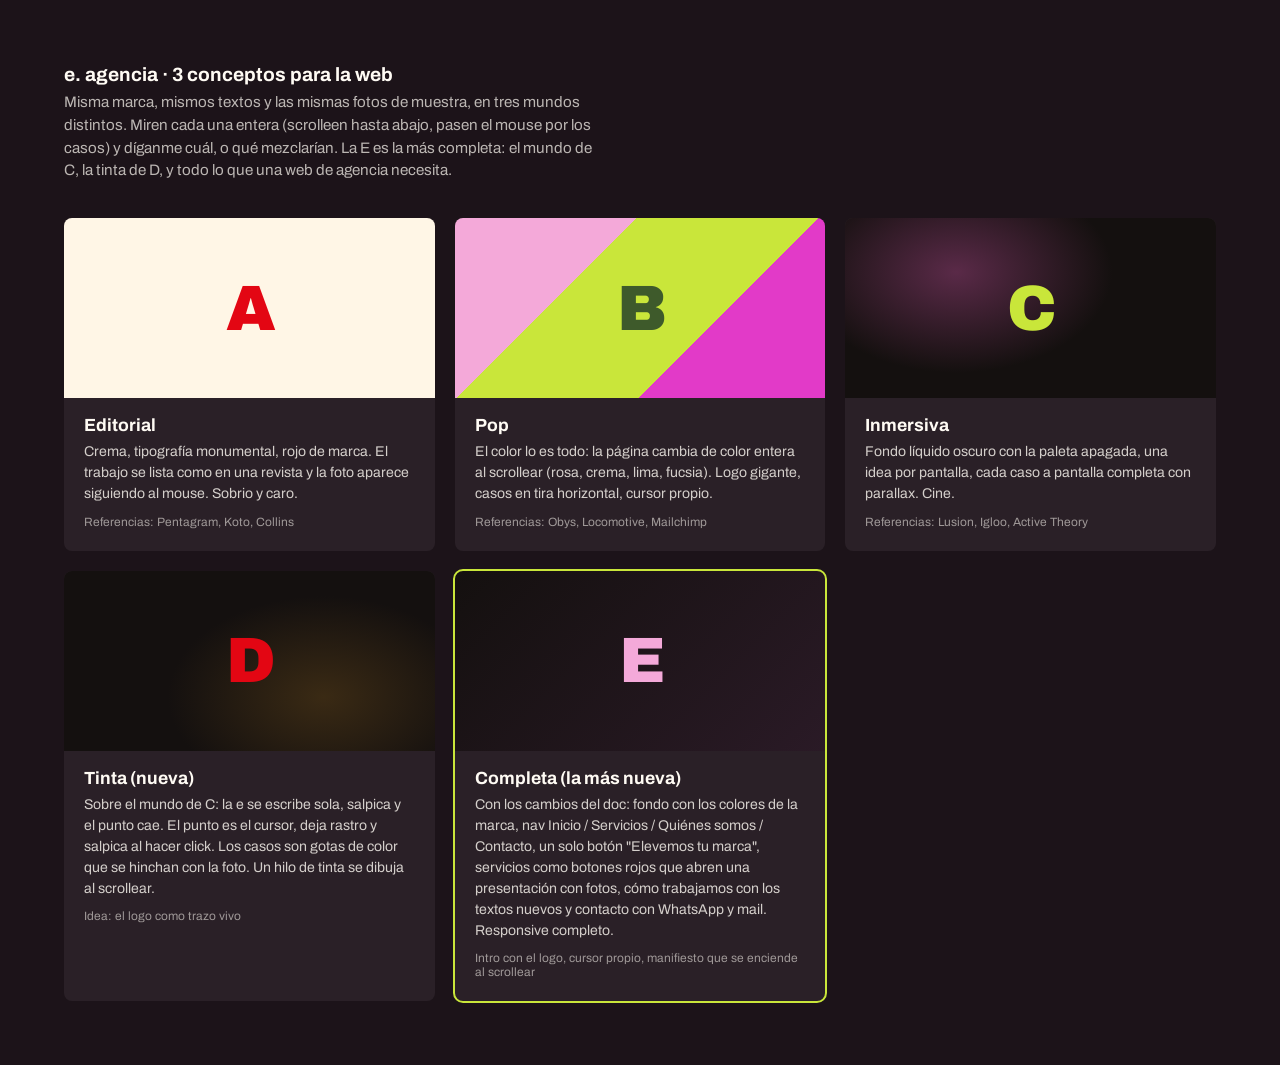
<file: pruebas/index.html>
<!doctype html>
<html lang="es">
<head>
<meta charset="utf-8">
<meta name="viewport" content="width=device-width, initial-scale=1">
<title>e. agencia · 3 conceptos</title>
<link href="https://fonts.googleapis.com/css2?family=Archivo:wght@400;700;900&display=swap" rel="stylesheet">
<style>
  :root { --tinta: oklch(20% 0.02 340); --hueso: oklch(99% 0.01 80); --ease: cubic-bezier(.22,1,.36,1); }
  * { box-sizing: border-box; }
  body { margin: 0; font-family: "Archivo", Arial, sans-serif; background: var(--tinta); color: var(--hueso); padding: clamp(24px, 5vw, 64px); }
  h1 { font-size: 1.2rem; font-weight: 700; margin: 0 0 6px; }
  .intro { opacity: .7; margin: 0 0 36px; max-width: 60ch; font-size: .95rem; line-height: 1.5; }
  .grid { display: grid; gap: 20px; grid-template-columns: repeat(auto-fit, minmax(280px, 1fr)); }
  a.op { display: block; color: inherit; text-decoration: none; border-radius: 8px; overflow: hidden; background: #2a2027; transition: transform .4s var(--ease); }
  a.op:hover { transform: translateY(-4px); }
  .sw { height: 180px; display: grid; place-items: center; font-size: 4rem; font-weight: 900; letter-spacing: -.05em; }
  .a .sw { background: #fff6e6; color: #e30613; }
  .b .sw { background: linear-gradient(135deg, #f4a9d9 0 33%, #c9e63a 33% 66%, #e23ac8 66%); color: #3e5a2b; }
  .c .sw { background: radial-gradient(60% 80% at 30% 30%, #5a2a48, #14100f 70%); color: #c9e63a; }
  .d .sw { background: radial-gradient(60% 80% at 70% 70%, #3a2a14, #14100f 70%); color: #e30613; }
  .e .sw { background: linear-gradient(135deg, #14100f, #2a1a26); color: #f4a9d9; }
  .e { outline: 2px solid #c9e63a; }
  .tx { padding: 18px 20px 22px; }
  .tx h2 { margin: 0 0 6px; font-size: 1.1rem; }
  .tx p { margin: 0; font-size: .88rem; line-height: 1.5; opacity: .8; }
  .tx small { display: block; margin-top: 10px; font-size: .75rem; opacity: .55; }
</style>
</head>
<body>
<h1>e. agencia · 3 conceptos para la web</h1>
<p class="intro">Misma marca, mismos textos y las mismas fotos de muestra, en tres mundos distintos. Miren cada una entera (scrolleen hasta abajo, pasen el mouse por los casos) y díganme cuál, o qué mezclarían. La E es la más completa: el mundo de C, la tinta de D, y todo lo que una web de agencia necesita.</p>
<div class="grid">
  <a class="op a" href="a.html"><div class="sw">A</div><div class="tx"><h2>Editorial</h2><p>Crema, tipografía monumental, rojo de marca. El trabajo se lista como en una revista y la foto aparece siguiendo al mouse. Sobrio y caro.</p><small>Referencias: Pentagram, Koto, Collins</small></div></a>
  <a class="op b" href="b.html"><div class="sw">B</div><div class="tx"><h2>Pop</h2><p>El color lo es todo: la página cambia de color entera al scrollear (rosa, crema, lima, fucsia). Logo gigante, casos en tira horizontal, cursor propio.</p><small>Referencias: Obys, Locomotive, Mailchimp</small></div></a>
  <a class="op c" href="c.html"><div class="sw">C</div><div class="tx"><h2>Inmersiva</h2><p>Fondo líquido oscuro con la paleta apagada, una idea por pantalla, cada caso a pantalla completa con parallax. Cine.</p><small>Referencias: Lusion, Igloo, Active Theory</small></div></a>
  <a class="op d" href="d.html"><div class="sw">D</div><div class="tx"><h2>Tinta (nueva)</h2><p>Sobre el mundo de C: la e se escribe sola, salpica y el punto cae. El punto es el cursor, deja rastro y salpica al hacer click. Los casos son gotas de color que se hinchan con la foto. Un hilo de tinta se dibuja al scrollear.</p><small>Idea: el logo como trazo vivo</small></div></a>
  <a class="op e" href="../index.html"><div class="sw">E</div><div class="tx"><h2>Completa (la más nueva)</h2><p>Con los cambios del doc: fondo con los colores de la marca, nav Inicio / Servicios / Quiénes somos / Contacto, un solo botón "Elevemos tu marca", servicios como botones rojos que abren una presentación con fotos, cómo trabajamos con los textos nuevos y contacto con WhatsApp y mail. Responsive completo.</p><small>Intro con el logo, cursor propio, manifiesto que se enciende al scrollear</small></div></a>
</div>
</body>
</html>
</file>
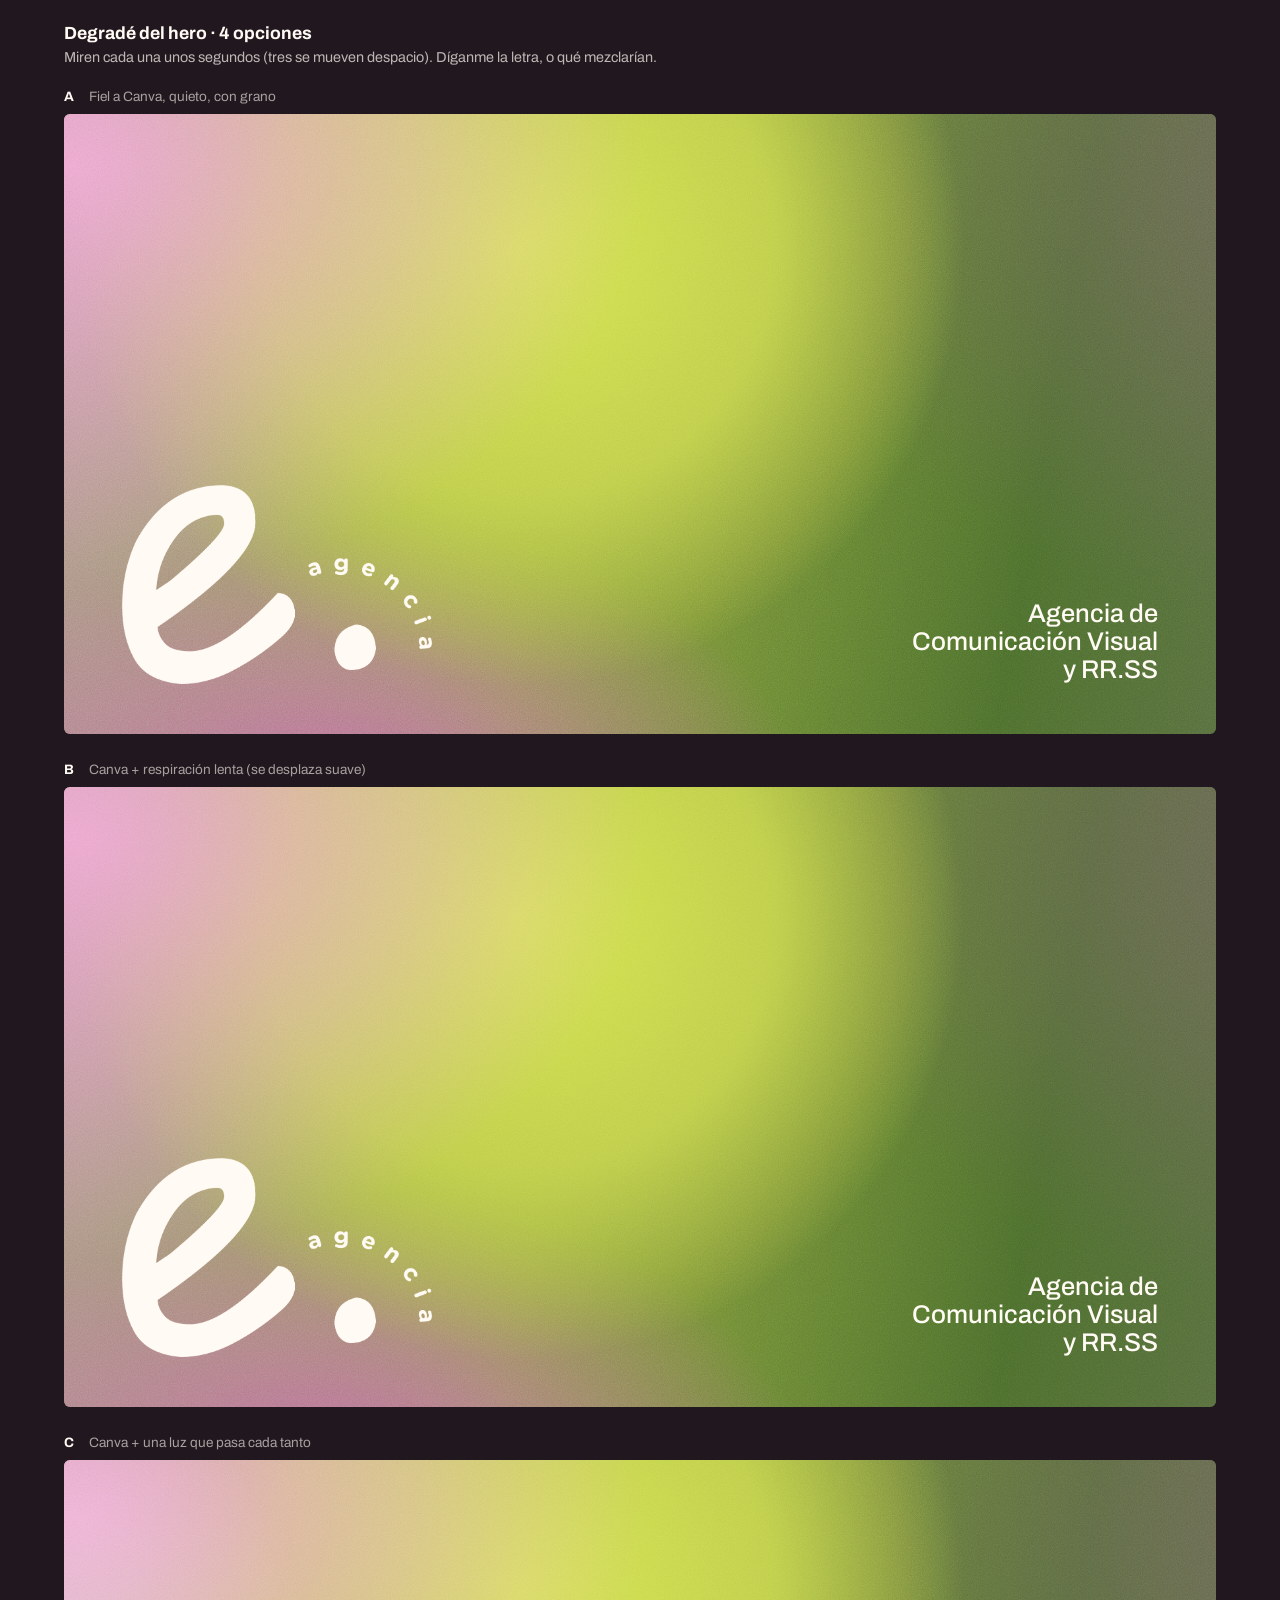
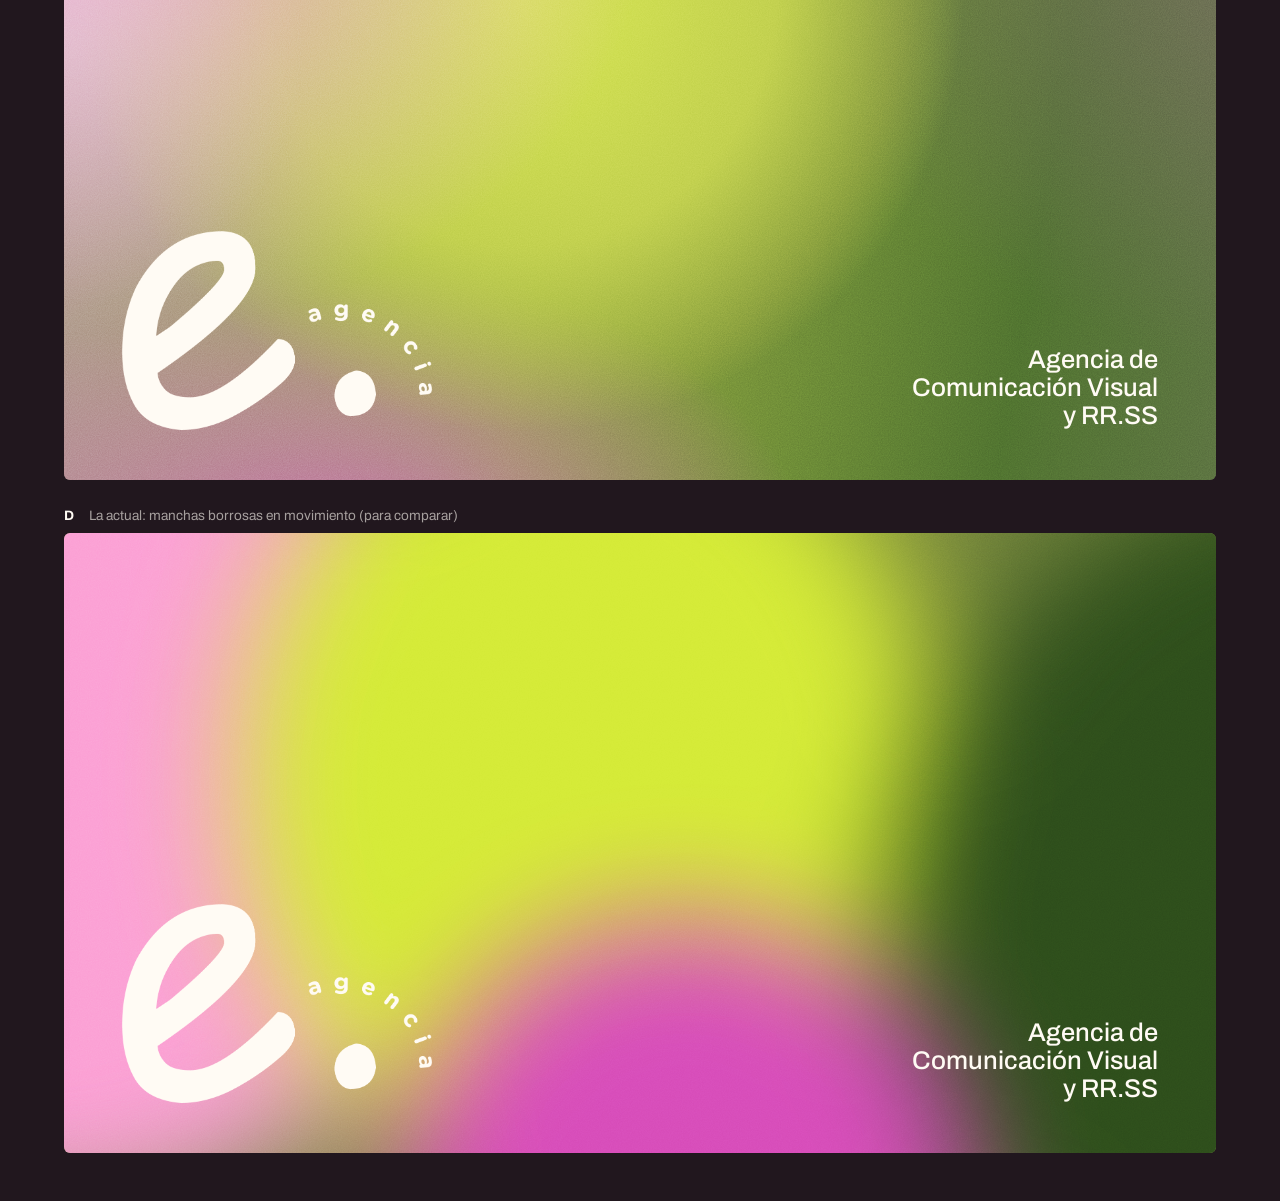
<file: pruebas/degrade.html>
<!doctype html>
<html lang="es">
<head>
<meta charset="utf-8">
<meta name="viewport" content="width=device-width, initial-scale=1">
<title>Prueba · degradé del hero</title>
<link href="https://fonts.googleapis.com/css2?family=Archivo:ital,wdth,wght@0,62..125,100..900;1,62..125,100..900&display=swap" rel="stylesheet">
<style>
  :root { --hueso: oklch(99% 0.01 80); --tinta: oklch(22% 0.02 340); --ease: cubic-bezier(.22,1,.36,1); }
  * { box-sizing: border-box; }
  body { margin: 0; font-family: "Archivo", Arial, sans-serif; background: var(--tinta); color: var(--hueso); }
  header { padding: 24px 5vw 8px; }
  header h1 { margin: 0 0 6px; font-size: 1.1rem; font-weight: 700; }
  header p { margin: 0; font-size: .9rem; opacity: .7; }
  .grid { display: grid; gap: 28px; padding: 16px 5vw 48px; }
  .card h2 { font-size: .85rem; font-weight: 700; letter-spacing: .06em; text-transform: uppercase; margin: 0 0 10px; }
  .card h2 span { opacity: .6; font-weight: 400; text-transform: none; letter-spacing: 0; margin-left: 10px; }

  /* ---- hero base (igual a la página) ---- */
  .hero { position: relative; height: min(70vh, 620px); overflow: hidden; border-radius: 6px; isolation: isolate; }
  .hero__inner { position: absolute; inset: auto 5% 8% 5%; display: flex; justify-content: space-between; align-items: flex-end; gap: 24px; }
  .logo { display: block; width: clamp(160px, 30%, 340px); aspect-ratio: 939/602; background: var(--hueso);
          -webkit-mask: url("../assets/logo.png") no-repeat center / contain; mask: url("../assets/logo.png") no-repeat center / contain; }
  .tag { margin: 0; text-align: right; font-size: clamp(1rem, 2vw, 1.6rem); font-weight: 500; line-height: 1.1; }
  .grain { position: absolute; inset: 0; pointer-events: none; mix-blend-mode: overlay;
    background-image: url("data:image/svg+xml;utf8,<svg xmlns='http://www.w3.org/2000/svg' width='220' height='220'><filter id='n'><feTurbulence type='fractalNoise' baseFrequency='0.9' numOctaves='3' stitchTiles='stitch'/><feColorMatrix values='0 0 0 0 0.5 0 0 0 0 0.5 0 0 0 0 0.5 0 0 0 1 0'/></filter><rect width='100%' height='100%' filter='url(%23n)'/></svg>");
    background-size: 220px 220px; }

  /* ---- degradé "Canva": rosa arriba-izq, lima al centro, oliva a la derecha, fucsia abajo ---- */
  .canva::before { content: ""; position: absolute; inset: -15%; z-index: -1;
    background:
      radial-gradient(55% 75% at 12% 18%, #eba4cd 0%, rgb(235 164 205 / 0) 70%),
      radial-gradient(38% 70% at 42% 28%, #d3e44c 0%, #bccc48 45%, rgb(188 204 72 / 0) 78%),
      radial-gradient(45% 55% at 30% 100%, #c566a9 0%, rgb(197 102 169 / 0) 70%),
      radial-gradient(60% 80% at 100% 20%, #6d6558 0%, rgb(109 101 88 / 0) 70%),
      linear-gradient(100deg, #b98aa8 0%, #89a03c 45%, #4a6a2c 75%, #5e6a4a 100%);
  }

  /* ===== A · Fiel a Canva, quieto, con grano fuerte ===== */
  .a .grain { opacity: .45; }

  /* ===== B · Canva + respiración lenta: el mismo degradé se desplaza suave ===== */
  .b::before { animation: breathe 20s ease-in-out infinite alternate; }
  .b .grain { opacity: .4; }
  @keyframes breathe { from { transform: translate(0, 0) scale(1); } to { transform: translate(-6%, 4%) scale(1.12); } }

  /* ===== C · Canva + luz que pasa: quieto, con un brillo lento que recorre ===== */
  .c::after { content: ""; position: absolute; inset: -30%; z-index: 0; pointer-events: none;
       background: radial-gradient(closest-side, rgb(255 255 255 / .26), transparent 70%);
       width: 60%; height: 120%; animation: sweep 14s var(--ease) infinite alternate; }
  .c .grain { opacity: .45; z-index: 1; }
  .c .hero__inner { z-index: 2; }
  @keyframes sweep { from { transform: translate(-20%, 0) rotate(-8deg); } to { transform: translate(140%, 10%) rotate(8deg); } }

  /* ===== D · La actual (manchas borrosas en movimiento), para comparar ===== */
  .d { background: #6f7f3a; }
  .d .bg { position: absolute; inset: -20%; z-index: -1; filter: blur(60px) saturate(1.15); }
  .d .blob { position: absolute; border-radius: 50%; animation: drift 22s var(--ease) infinite alternate; }
  .d .p { width: 70vmax; height: 70vmax; left: -15%; top: -10%; background: #f2a0cf; animation-duration: 26s; }
  .d .l { width: 55vmax; height: 65vmax; left: 25%; top: -5%; background: #d4e84a; animation-duration: 19s; animation-delay: -6s; }
  .d .o { width: 75vmax; height: 75vmax; right: -25%; top: 5%; background: #2f4a1f; animation-duration: 30s; animation-delay: -12s; }
  .d .m { width: 45vmax; height: 45vmax; left: 35%; bottom: -25%; background: #c94fae; animation-duration: 24s; animation-delay: -3s; }
  .d .grain { opacity: .22; }
  @keyframes drift { 0% { transform: translate3d(0,0,0) scale(1); } 33% { transform: translate3d(8vw,-6vh,0) scale(1.12); } 66% { transform: translate3d(-6vw,8vh,0) scale(.94); } 100% { transform: translate3d(4vw,4vh,0) scale(1.06); } }

  @media (prefers-reduced-motion: reduce) { .b::before, .c::after, .d .blob { animation: none; } }
</style>
</head>
<body>
<header>
  <h1>Degradé del hero · 4 opciones</h1>
  <p>Miren cada una unos segundos (tres se mueven despacio). Díganme la letra, o qué mezclarían.</p>
</header>

<div class="grid">
  <div class="card">
    <h2>A <span>Fiel a Canva, quieto, con grano</span></h2>
    <section class="hero canva a"><div class="grain"></div>
      <div class="hero__inner"><span class="logo"></span><p class="tag">Agencia de<br>Comunicación Visual<br>y RR.SS</p></div>
    </section>
  </div>

  <div class="card">
    <h2>B <span>Canva + respiración lenta (se desplaza suave)</span></h2>
    <section class="hero canva b"><div class="grain"></div>
      <div class="hero__inner"><span class="logo"></span><p class="tag">Agencia de<br>Comunicación Visual<br>y RR.SS</p></div>
    </section>
  </div>

  <div class="card">
    <h2>C <span>Canva + una luz que pasa cada tanto</span></h2>
    <section class="hero canva c"><div class="grain"></div>
      <div class="hero__inner"><span class="logo"></span><p class="tag">Agencia de<br>Comunicación Visual<br>y RR.SS</p></div>
    </section>
  </div>

  <div class="card">
    <h2>D <span>La actual: manchas borrosas en movimiento (para comparar)</span></h2>
    <section class="hero d">
      <div class="bg"><span class="blob p"></span><span class="blob l"></span><span class="blob o"></span><span class="blob m"></span></div>
      <div class="grain"></div>
      <div class="hero__inner"><span class="logo"></span><p class="tag">Agencia de<br>Comunicación Visual<br>y RR.SS</p></div>
    </section>
  </div>
</div>
</body>
</html>
</file>
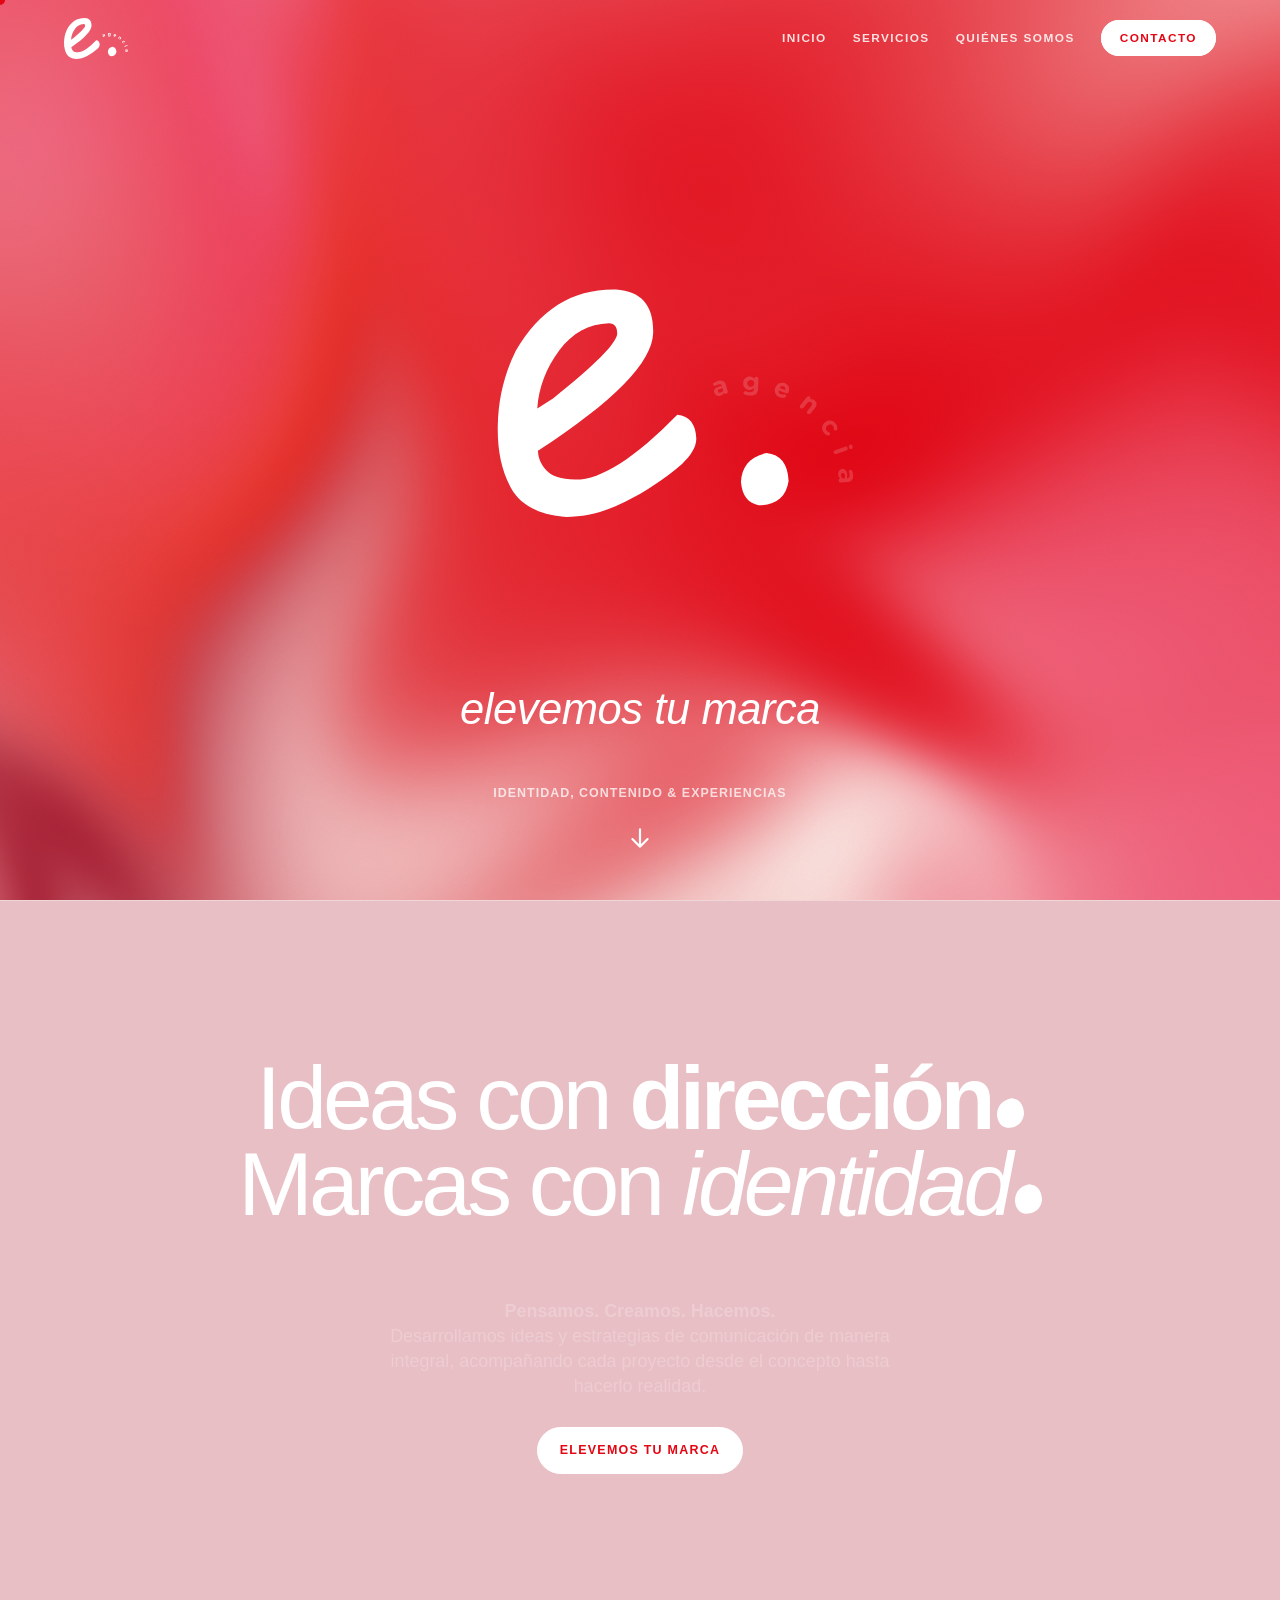
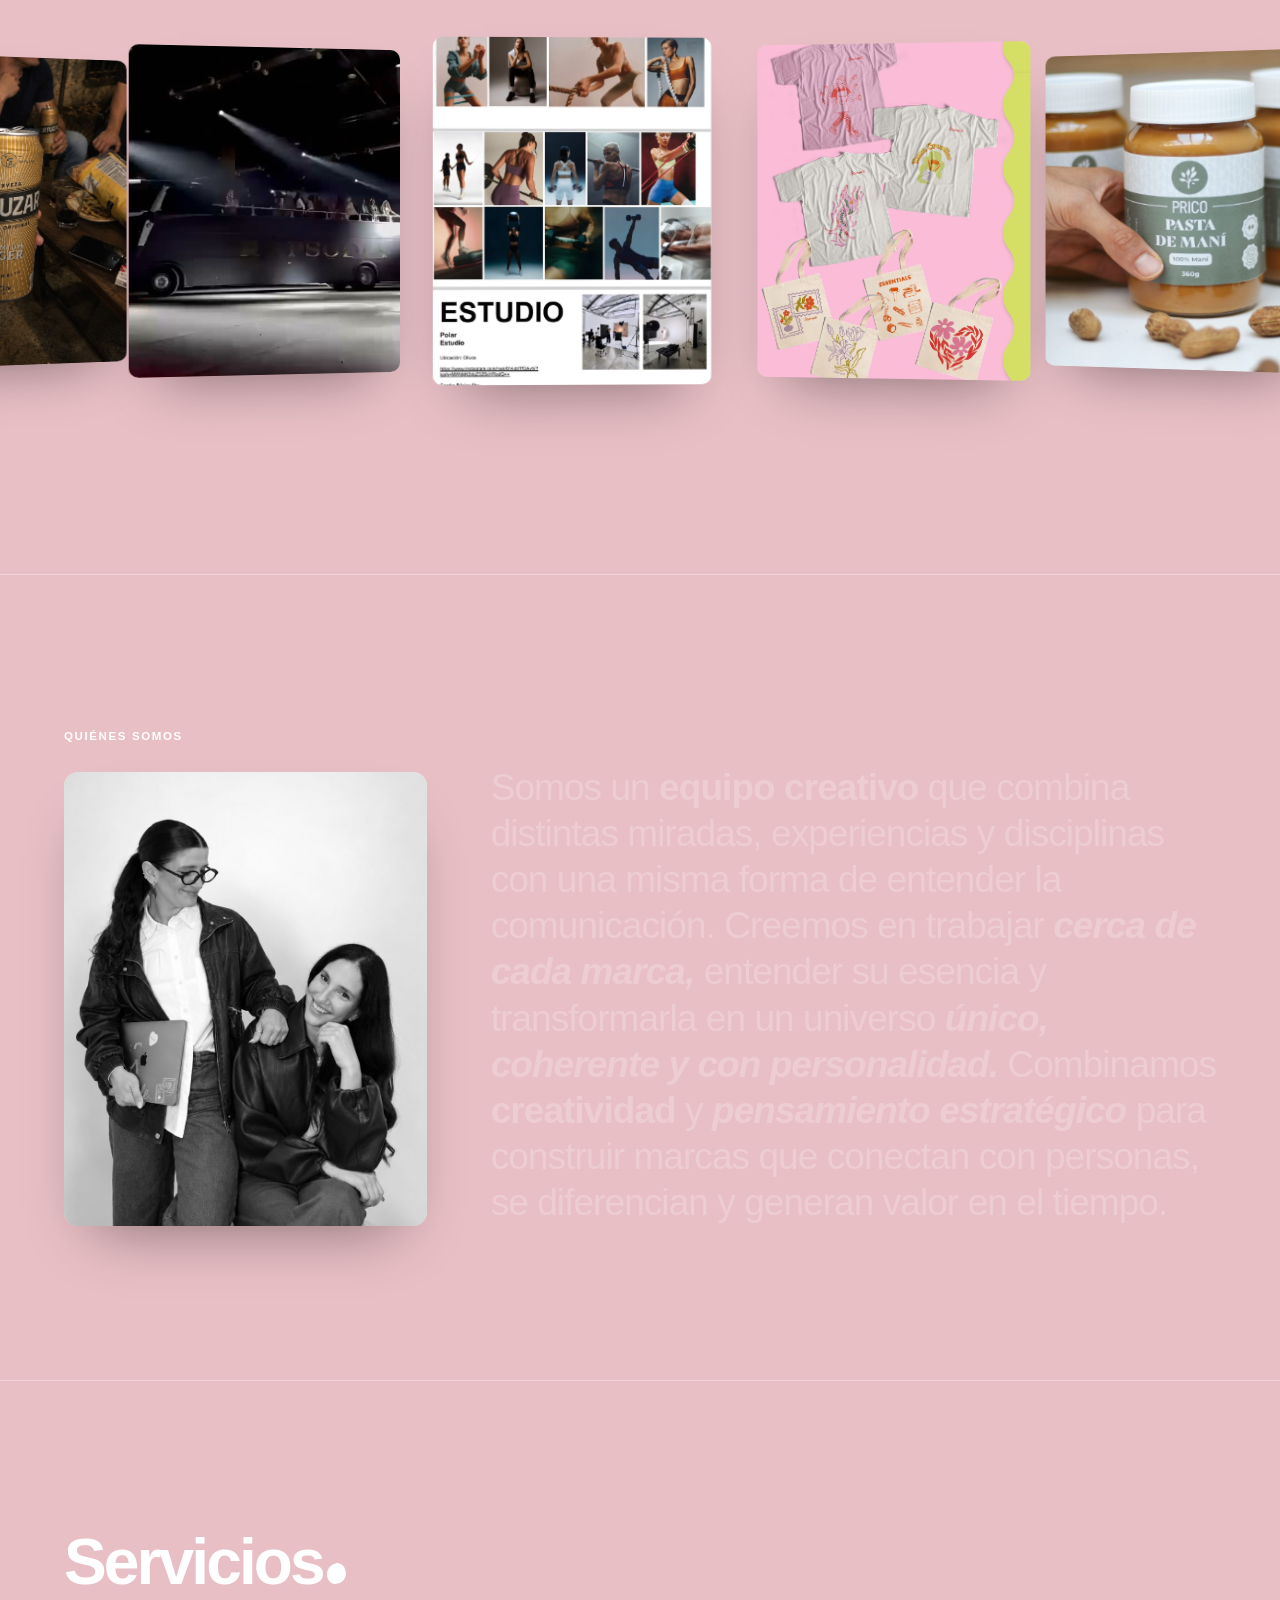
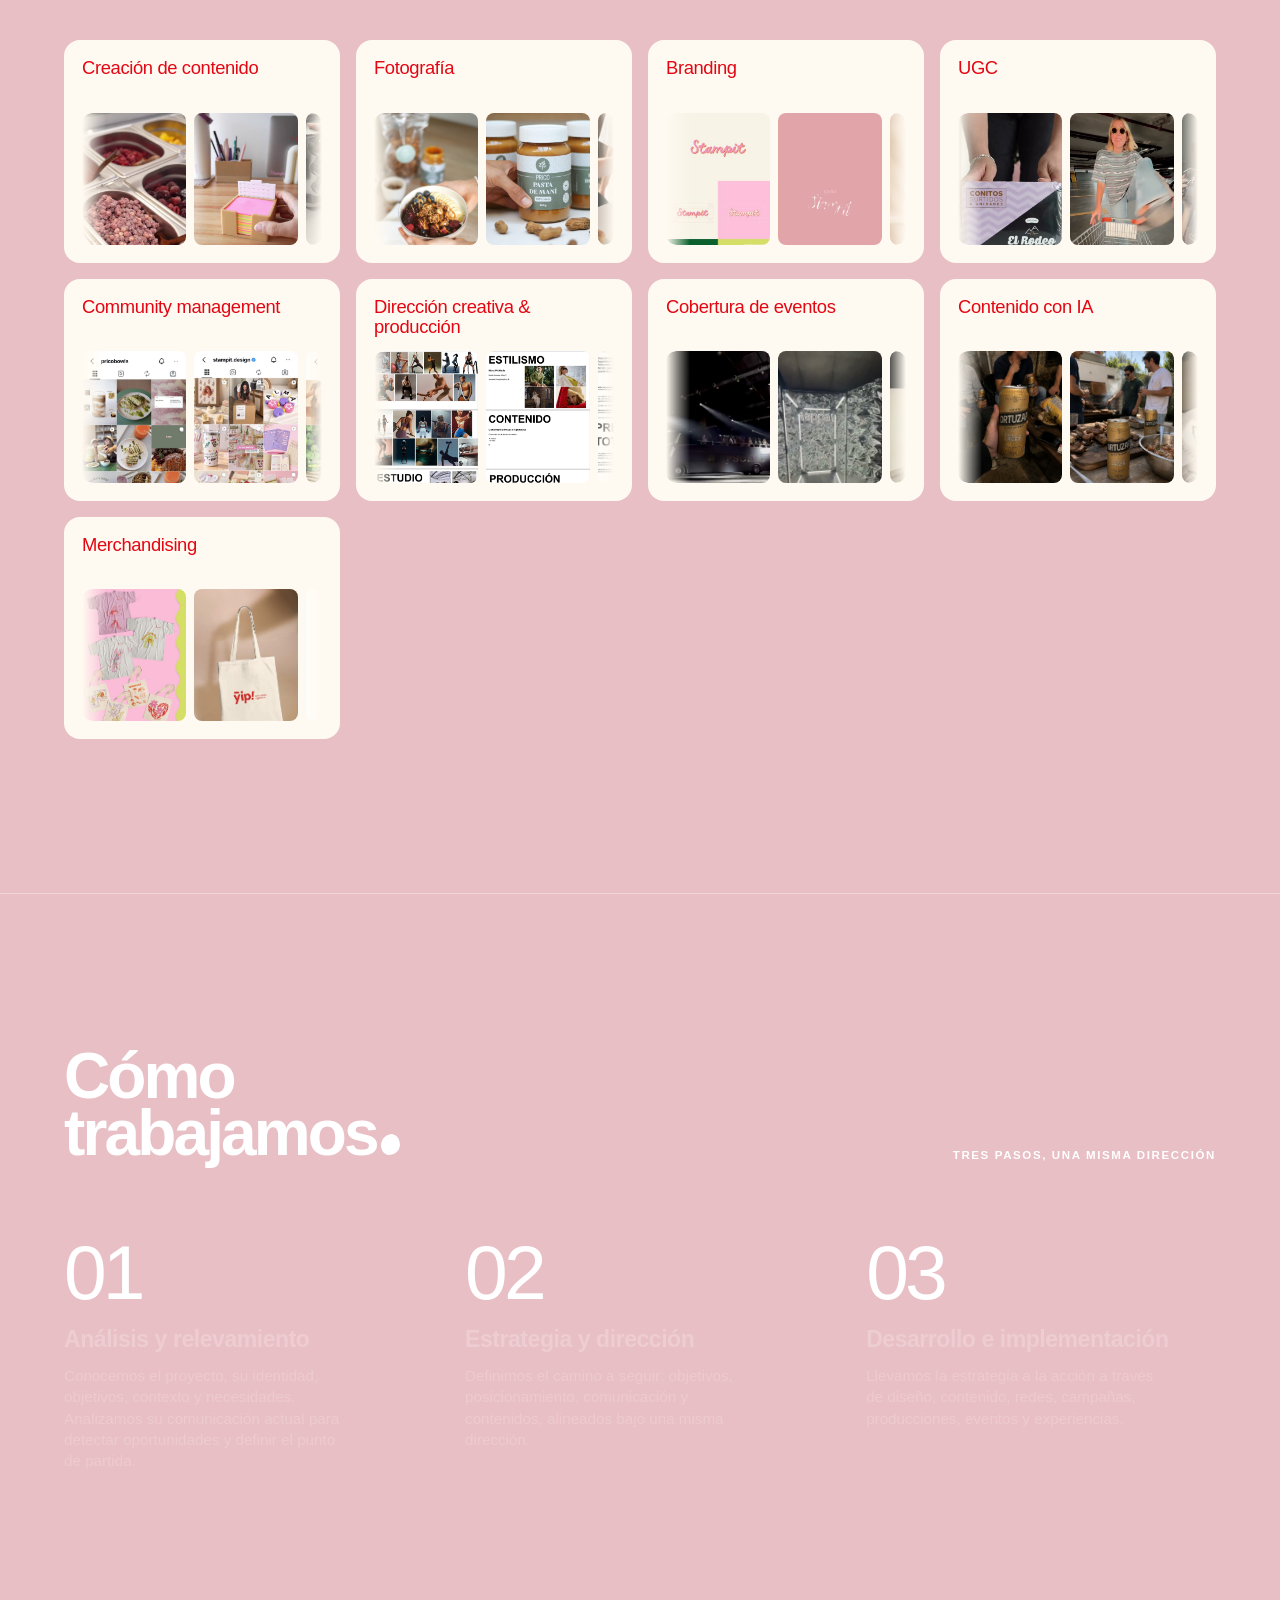
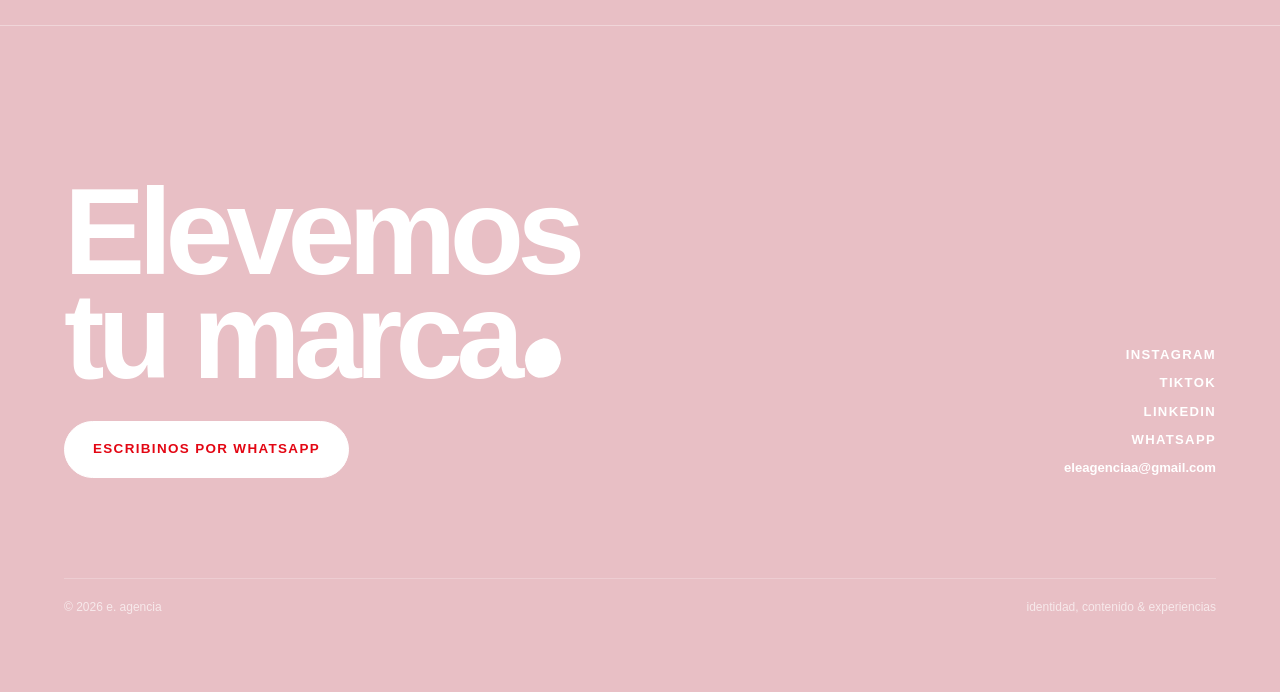
<file: pruebas/e.html>
<!doctype html>
<html lang="es">
<head>
<meta charset="utf-8">
<title>e. agencia</title>
<!-- La versión E ahora es la página principal (index.html en la raíz). -->
<meta http-equiv="refresh" content="0; url=../">
<link rel="canonical" href="../">
<script>location.replace('../' + location.hash);</script>
</head>
<body><a href="../">Ir a e. agencia</a></body>
</html>
</file>
